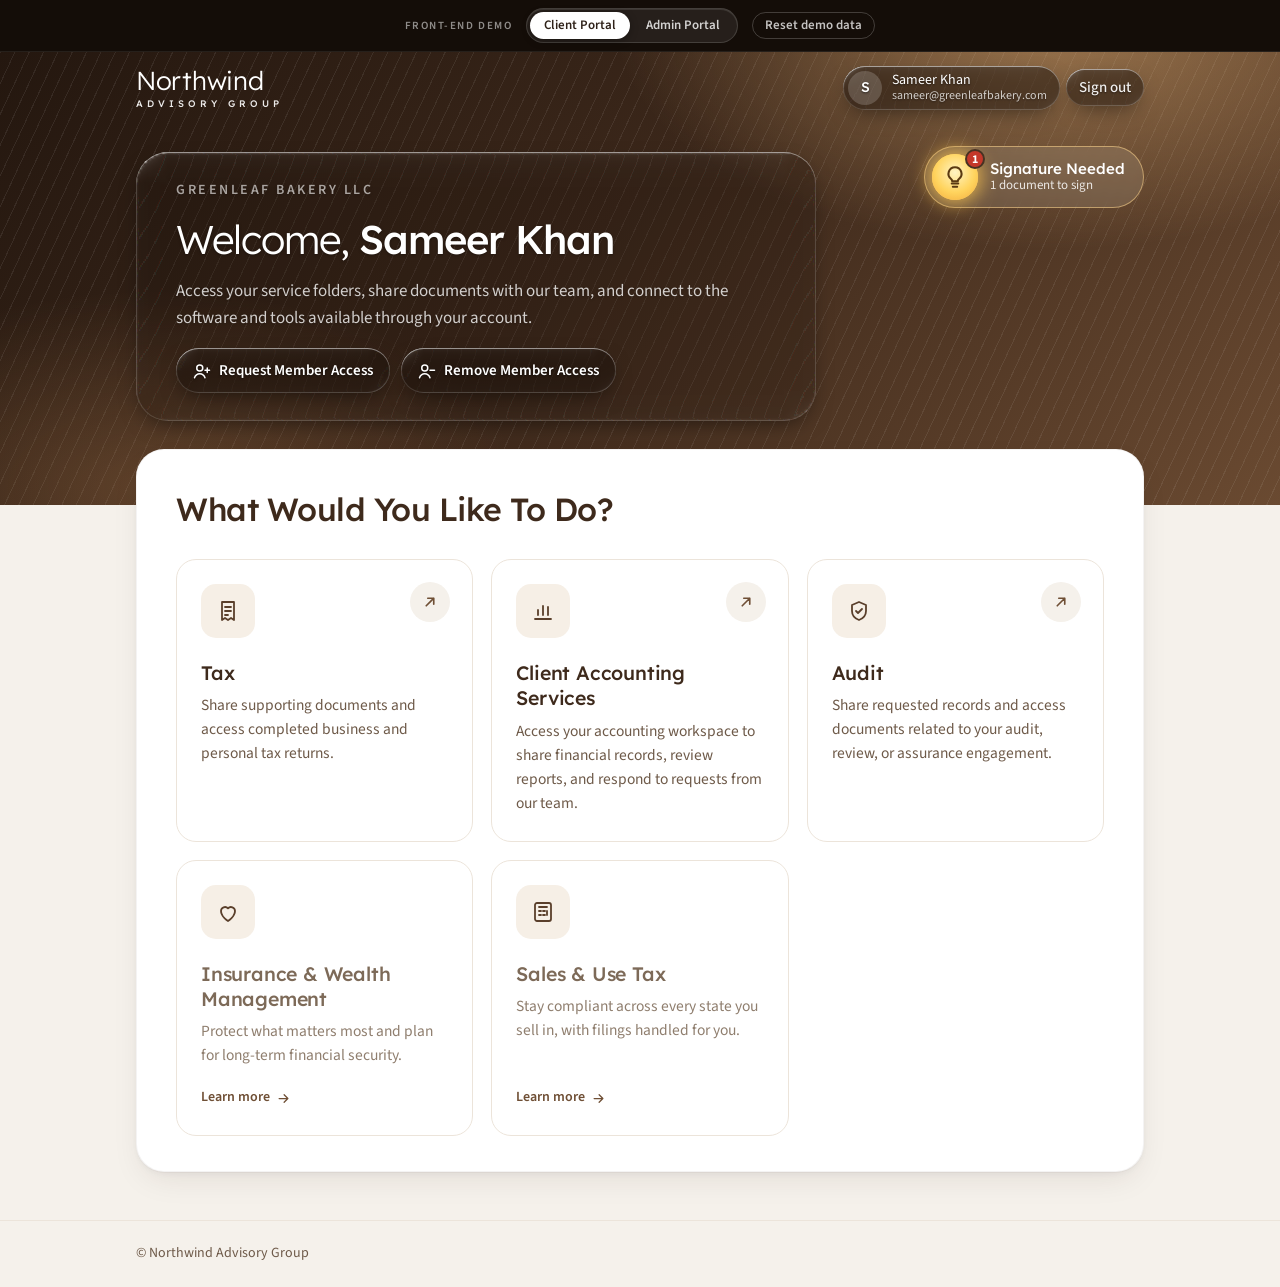
<file: index.html>
<!doctype html>
<html lang="en">
<head>
<meta charset="utf-8">
<meta name="viewport" content="width=device-width, initial-scale=1">
<title>Client Portal · Northwind Advisory Group</title>
<link rel="preconnect" href="https://fonts.googleapis.com">
<link rel="preconnect" href="https://fonts.gstatic.com" crossorigin>
<link href="https://fonts.googleapis.com/css2?family=Lexend:wght@300;400;500;600&family=Source+Sans+3:wght@400;500;600&display=swap" rel="stylesheet">
<link rel="stylesheet" href="static/style.css">
<link rel="stylesheet" href="static/glass.css">
<link rel="stylesheet" href="static/demo/demo.css">
</head>
<body class="glass">
<div class="demo-bar" role="navigation" aria-label="Demo">
  <span class="demo-tag">Front-end demo</span>
  <div class="demo-seg"><a href="index.html" class="on">Client Portal</a><a href="admin.html" class="">Admin Portal</a></div>
  <button type="button" id="demoReset" class="demo-reset">Reset demo data</button>
</div>

<header class="top ">
  <div class="lg-scene" aria-hidden="true"></div>
  <div class="wrap bar">
    <a class="logo" href="index.html" aria-label="Northwind Advisory Group, Client Portal home">
      
      <b>Northwind</b><small>ADVISORY GROUP</small>
    </a>
    <nav aria-label="Header">
      
        
        <span class="user-chip">
          <span class="avatar" aria-hidden="true">S</span>
          <span class="nm"><span data-demo="name">Sameer Khan</span><small>sameer@greenleafbakery.com</small></span>
        </span>
        <a class="signout" href="signin.html">Sign out</a>
      
    </nav>
  </div>
  <div class="wrap hero">
    
  <div id="signAlert" class="sign-alert" hidden></div>
  <div class="hero-card">
  <p class="kicker" data-demo="company">Greenleaf Bakery LLC</p>
  <h1 class="welcome">Welcome, <b data-demo="name">Sameer Khan</b></h1>
  <p class="sub">Access your service folders, share documents with our team, and connect to the software and tools available through your account.</p>
  <button type="button" class="hero-btn" id="reqAccessBtn" hidden>
    <svg width="18" height="18" viewBox="0 0 24 24" fill="none" stroke="currentColor" stroke-width="2" stroke-linecap="round" stroke-linejoin="round" aria-hidden="true"><circle cx="9" cy="8" r="4"/><path d="M2 21c1.2-3.6 4-5.5 7-5.5s5.8 1.9 7 5.5"/><path d="M19 8v6M16 11h6"/></svg>
    Request Member Access</button>
  <button type="button" class="hero-btn" id="reqRemoveBtn" hidden>
    <svg width="18" height="18" viewBox="0 0 24 24" fill="none" stroke="currentColor" stroke-width="2" stroke-linecap="round" stroke-linejoin="round" aria-hidden="true"><circle cx="9" cy="8" r="4"/><path d="M2 21c1.2-3.6 4-5.5 7-5.5s5.8 1.9 7 5.5"/><path d="M16 11h6"/></svg>
    Remove Member Access</button>
  </div>

  </div>
</header>

<main class="wrap">
  
  <section class="panel" aria-live="polite">
    <div class="stepper" id="stepper"></div>
    <div id="view"></div>
  </section>

</main>

<footer id="help">
  <div class="wrap">
    <span>&copy; Northwind Advisory Group</span>
  </div>
</footer>

<script id="portal-config" type="application/json">{"flow": {"label": "Service", "question": "What Would You Like To Do?", "options": [{"id": "tax", "title": "Tax", "desc": "Share supporting documents and access completed business and personal tax returns.", "icon": "receipt", "promo_short": "Proactive tax planning that keeps more of your income working for you.", "promo": "Let our tax team prepare your business and personal returns and plan ahead to reduce what you owe.", "promo_points": ["Business and personal returns", "Year-round tax planning", "Notices and correspondence handled for you"], "next": {"label": "Type", "question": "Is This for Business or Personal Tax?", "options": [{"id": "business", "title": "Business Tax", "desc": "For a company, partnership or other entity", "icon": "building", "next": {"label": "Action", "question": "Choose an Option", "options": [{"id": "upload", "title": "Upload Documents", "desc": "Send us the files we asked you for", "icon": "upload", "dest": "docsUpload"}, {"id": "download", "title": "Download Your Deliverables", "desc": "Open the finished work our team has prepared for you", "icon": "download", "dest": "docsDownload"}]}}, {"id": "personal", "title": "Personal Tax", "desc": "For you and your household", "icon": "user", "next": {"label": "Action", "question": "Choose an Option", "options": [{"id": "upload", "title": "Upload Documents", "desc": "Send us the files we asked you for", "icon": "upload", "dest": "safesendUpload"}, {"id": "download", "title": "Download Your Deliverables", "desc": "Open the finished work our team has prepared for you", "icon": "download", "dest": "docsDownload"}]}}]}}, {"id": "cas", "title": "CAS", "display": "Client Accounting Services", "aliases": ["Client Accounting Services", "Accounting"], "desc": "Access your accounting workspace to share financial records, review reports, and respond to requests from our team.", "icon": "chart", "promo_short": "Accurate monthly financials, so you can focus on running your business.", "promo": "Hand over your bookkeeping and get accurate monthly financials and clear reporting.", "promo_points": ["Monthly bookkeeping and reconciliations", "Financial statements and reporting", "Payroll and advisory support"], "next": {"label": "Action", "question": "Choose an Option", "options": [{"id": "upload", "title": "Upload Documents", "desc": "Send us the files we asked you for", "icon": "upload", "dest": "doubleApp"}, {"id": "download", "title": "Download Your Deliverables", "desc": "Open the finished work our team has prepared for you", "icon": "download", "dest": "docsDownload"}]}}, {"id": "audit", "title": "Audit", "aliases": ["Audit & Assurance", "Assurance"], "desc": "Share requested records and access documents related to your audit, review, or assurance engagement.", "icon": "shield", "promo_short": "Independent assurance that builds confidence with lenders and investors.", "promo": "Independent audit, review and assurance work that lenders, investors and regulators trust.", "promo_points": ["Financial statement audits and reviews", "Agreed-upon procedures", "Internal control assessments"], "next": {"label": "Action", "question": "Choose an Option", "options": [{"id": "upload", "title": "Upload Documents", "desc": "Send us the files we asked you for", "icon": "upload", "dest": "docsUpload"}, {"id": "download", "title": "Download Your Deliverables", "desc": "Open the finished work our team has prepared for you", "icon": "download", "dest": "docsDownload"}]}}, {"id": "iwm", "title": "Insurance & Wealth Management", "aliases": ["Insurance and Wealth Management", "Wealth Management", "Insurance", "IWM"], "desc": "Access documents and resources related to your insurance, retirement, and wealth planning needs.", "icon": "heart", "promo_short": "Protect what matters most and plan for long-term financial security.", "promo": "Plan for the future with insurance and wealth advice that fits your goals.", "promo_points": ["Life, health and business insurance review", "Retirement and investment planning", "Estate and succession planning"], "next": {"label": "Action", "question": "Choose an Option", "options": [{"id": "upload", "title": "Upload Documents", "desc": "Send us the files we asked you for", "icon": "upload", "dest": "docsUpload"}, {"id": "download", "title": "Download Your Deliverables", "desc": "Open the finished work our team has prepared for you", "icon": "download", "dest": "docsDownload"}]}}, {"id": "sut", "title": "Sales & Use Tax", "aliases": ["Sales and Use Tax", "Sales Tax", "SUT"], "desc": "Share supporting records and access documents related to your sales and use tax filings, compliance, and audit support.", "icon": "calc", "promo_short": "Stay compliant across every state you sell in, with filings handled for you.", "promo": "We register, calculate and file your sales and use tax so you stay compliant in every state you sell in.", "promo_points": ["Nexus review and registrations", "Monthly and quarterly filings", "Notices and audit support"], "next": {"label": "Action", "question": "Choose an Option", "options": [{"id": "upload", "title": "Upload Documents", "desc": "Send us the files we asked you for", "icon": "upload", "dest": "docsUpload"}, {"id": "download", "title": "Download Your Deliverables", "desc": "Open the finished work our team has prepared for you", "icon": "download", "dest": "docsDownload"}]}}]}, "destinations": {"docsUpload": {"type": "sharepoint_upload", "platform": "Upload", "stepLabel": "Upload", "title": "Upload Your Documents", "lead": "Click the button below to open your own secure folder. There you can upload your documents and share them safely with our team.", "cta": "Open My Upload Folder", "vaultKey": null}, "docsDownload": {"type": "sharepoint_download", "platform": "Deliverables", "stepLabel": "Download", "title": "Download Your Deliverables", "lead": "Click the button below to open your own secure folder. There you can view and download the deliverables our team has prepared for you.", "cta": "Open My Deliverables", "vaultKey": null}, "safesendUpload": {"type": "external", "platform": "Secure tax portal", "login_name": "tax portal", "icon": "user", "title": "Upload Your Personal Tax Documents", "lead": "Personal tax documents are collected through our dedicated tax portal. You'll be taken there to sign in and upload your documents safely and securely.", "url": "https://example.com/tax-portal", "vault": true, "vault_key": "safesend", "auto_signin": false, "launcher_url": "", "cta": "Continue to tax portal", "vaultKey": "safesend"}, "doubleApp": {"type": "external", "platform": "Accounting portal", "login_name": "accounting portal", "icon": "chart", "title": "Your Accounting Portal", "lead": "You'll be taken to our secure accounting portal, where our Client Accounting Services team keeps your books accurate and up to date. Here you can:", "about": ["Send us receipts, statements and other documents we request", "Download reports and documents we share with you", "Answer our questions about your transactions", "See what is still needed from you"], "url": "https://example.com/accounting-portal", "vault": true, "vault_key": "double", "auto_signin": false, "launcher_url": "", "cta": "Continue to accounting portal", "vaultKey": "double"}}, "myServices": ["audit", "sut", "tax"], "upload": {"max_file_mb": 250, "blocked_extensions": [".exe", ".bat", ".cmd", ".com", ".js", ".vbs", ".ps1", ".msi", ".scr"]}, "extension": {"chrome": "https://chromewebstore.google.com/detail/ggjhpefgjjfobnfoldnjipclpcfbgbhl", "edge": "https://microsoftedge.microsoft.com/addons/detail/gaaceiggkkiffbfdpmfapegoiohkiipl"}, "vaultEnabled": true, "user": {"name": "Tina Test", "email": "tina@testing.com"}, "myClients": [{"folder": "T/Testing", "name": "Testing", "services": ["Tax", "Audit", "Sales & Use Tax"]}], "myTeam": []}</script>
<script src="static/demo/mock-api.js"></script>
<script>TWDemo.prepareClient();</script>
<script src="static/portal.js"></script>

<script src="static/vendor/liquid-glass.min.js"></script><script src="static/glass.js"></script>
</body>
</html>
</file>
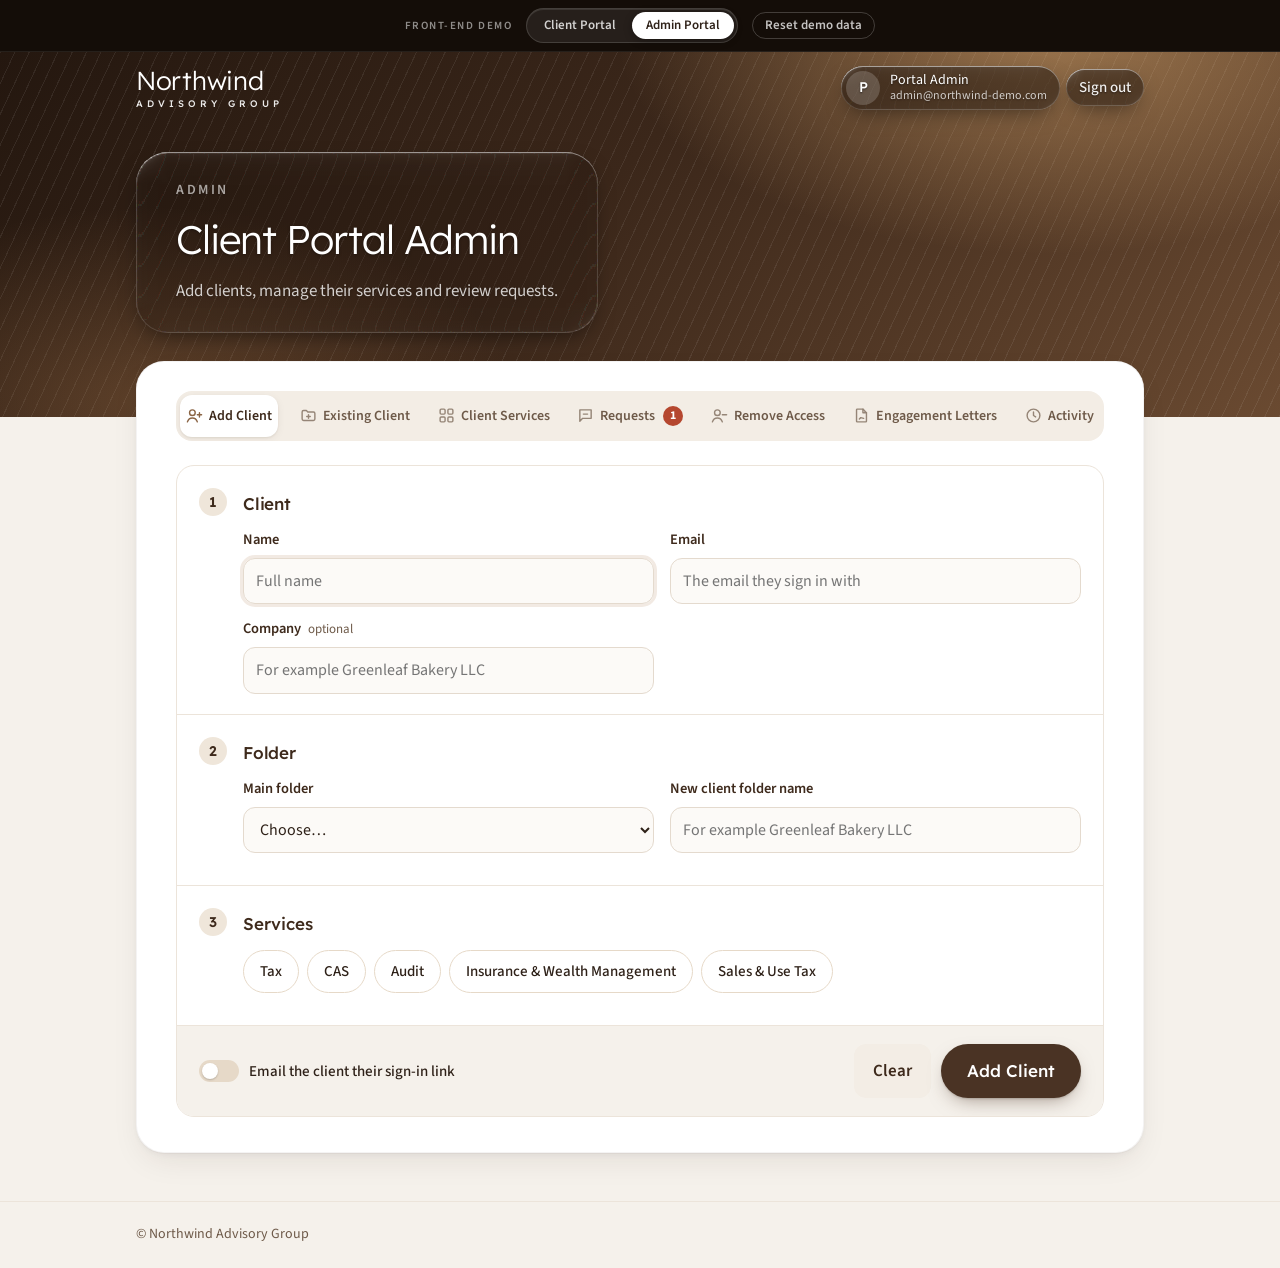
<file: admin.html>
<!doctype html>
<html lang="en">
<head>
<meta charset="utf-8">
<meta name="viewport" content="width=device-width, initial-scale=1">
<title>Admin · Client Portal (Demo)</title>
<link rel="preconnect" href="https://fonts.googleapis.com">
<link rel="preconnect" href="https://fonts.gstatic.com" crossorigin>
<link href="https://fonts.googleapis.com/css2?family=Lexend:wght@300;400;500;600&family=Source+Sans+3:wght@400;500;600&display=swap" rel="stylesheet">
<link rel="stylesheet" href="static/style.css">
<link rel="stylesheet" href="static/glass.css">
<link rel="stylesheet" href="static/demo/demo.css">
</head>
<body class="glass">
<div class="demo-bar" role="navigation" aria-label="Demo">
  <span class="demo-tag">Front-end demo</span>
  <div class="demo-seg"><a href="index.html" class="">Client Portal</a><a href="admin.html" class="on">Admin Portal</a></div>
  <button type="button" id="demoReset" class="demo-reset">Reset demo data</button>
</div>

<header class="top ">
  <div class="lg-scene" aria-hidden="true"></div>
  <div class="wrap bar">
    <a class="logo" href="admin.html" aria-label="Northwind Advisory Group, Client Portal home">
      
      <b>Northwind</b><small>ADVISORY GROUP</small>
    </a>
    <nav aria-label="Header">
      
        
        <span class="user-chip">
          <span class="avatar" aria-hidden="true">P</span>
          <span class="nm">Portal Admin<small>admin@northwind-demo.com</small></span>
        </span>
        <a class="signout" href="signin.html">Sign out</a>
      
    </nav>
  </div>
  <div class="wrap hero">
    
  <div class="hero-card">
  <p class="kicker">Admin</p>
  <h1>Client Portal Admin</h1>
  <p class="sub">Add clients, manage their services and review requests.</p>
  </div>

  </div>
</header>

<main class="wrap">
  
<section class="panel adm adm8">
  <div class="tabs" role="tablist" aria-label="Admin sections">
    <button role="tab" id="tab-clients" aria-controls="pane-clients" aria-selected="true">
      <svg width="17" height="17" viewBox="0 0 24 24" fill="none" stroke="currentColor" stroke-width="2" stroke-linecap="round" stroke-linejoin="round" aria-hidden="true"><circle cx="9" cy="8" r="4"/><path d="M2 21c1.2-3.6 4-5.5 7-5.5s5.8 1.9 7 5.5"/><path d="M19 8v6M16 11h6"/></svg>Add Client</button>
    <button role="tab" id="tab-existing" aria-controls="pane-existing" aria-selected="false">
      <svg width="17" height="17" viewBox="0 0 24 24" fill="none" stroke="currentColor" stroke-width="2" stroke-linecap="round" stroke-linejoin="round" aria-hidden="true"><path d="M3 7a2 2 0 012-2h4l2 2h8a2 2 0 012 2v8a2 2 0 01-2 2H5a2 2 0 01-2-2V7z"/><path d="M12 11v5M9.5 13.5h5"/></svg>Existing Client</button>
    <button role="tab" id="tab-services" aria-controls="pane-services" aria-selected="false">
      <svg width="17" height="17" viewBox="0 0 24 24" fill="none" stroke="currentColor" stroke-width="2" stroke-linecap="round" stroke-linejoin="round" aria-hidden="true"><rect x="3" y="3" width="7" height="7" rx="1.5"/><rect x="14" y="3" width="7" height="7" rx="1.5"/><rect x="3" y="14" width="7" height="7" rx="1.5"/><rect x="14" y="14" width="7" height="7" rx="1.5"/></svg>Client Services</button>
    <button role="tab" id="tab-requests" aria-controls="pane-requests" aria-selected="false">
      <svg width="17" height="17" viewBox="0 0 24 24" fill="none" stroke="currentColor" stroke-width="2" stroke-linecap="round" stroke-linejoin="round" aria-hidden="true"><path d="M4 4h16v12H8l-4 4V4z"/><path d="M9 10h6"/></svg>Requests<span class="tab-count" id="reqCount" hidden></span></button>
    <button role="tab" id="tab-remove" aria-controls="pane-remove" aria-selected="false">
      <svg width="17" height="17" viewBox="0 0 24 24" fill="none" stroke="currentColor" stroke-width="2" stroke-linecap="round" stroke-linejoin="round" aria-hidden="true"><circle cx="9" cy="8" r="4"/><path d="M2 21c1.2-3.6 4-5.5 7-5.5s5.8 1.9 7 5.5"/><path d="M16 11h6"/></svg>Remove Access</button>
    <button role="tab" id="tab-docs" aria-controls="pane-docs" aria-selected="false">
      <svg width="17" height="17" viewBox="0 0 24 24" fill="none" stroke="currentColor" stroke-width="2" stroke-linecap="round" stroke-linejoin="round" aria-hidden="true"><path d="M14 3H6a1 1 0 00-1 1v16a1 1 0 001 1h12a1 1 0 001-1V8l-5-5z"/><path d="M14 3v5h5M9 17l2-2 4 1"/></svg>Engagement Letters</button>
    <button role="tab" id="tab-activity" aria-controls="pane-activity" aria-selected="false">
      <svg width="17" height="17" viewBox="0 0 24 24" fill="none" stroke="currentColor" stroke-width="2" stroke-linecap="round" stroke-linejoin="round" aria-hidden="true"><circle cx="12" cy="12" r="9"/><path d="M12 7v5l3 2"/></svg>Activity</button>
  </div>
  <div id="pane-clients" role="tabpanel" aria-labelledby="tab-clients"></div>
  <div id="pane-existing" role="tabpanel" aria-labelledby="tab-existing" hidden></div>
  <div id="pane-services" role="tabpanel" aria-labelledby="tab-services" hidden></div>
  <div id="pane-requests" role="tabpanel" aria-labelledby="tab-requests" hidden></div>
  <div id="pane-remove" role="tabpanel" aria-labelledby="tab-remove" hidden></div>
  <div id="pane-docs" role="tabpanel" aria-labelledby="tab-docs" hidden></div>
  <div id="pane-activity" role="tabpanel" aria-labelledby="tab-activity" hidden></div>
</section>

</main>

<footer id="help">
  <div class="wrap">
    <span>&copy; Northwind Advisory Group</span>
  </div>
</footer>

<script id="admin-config" type="application/json">{"services": [{"id": "tax", "title": "Tax", "folder": "Tax", "upload": true}, {"id": "cas", "title": "CAS", "folder": "CAS", "upload": false}, {"id": "audit", "title": "Audit", "folder": "Audit", "upload": true}, {"id": "iwm", "title": "Insurance & Wealth Management", "folder": "Insurance & Wealth Management", "upload": true}, {"id": "sut", "title": "Sales & Use Tax", "folder": "Sales & Use Tax", "upload": true}], "dochub": true, "uploadName": "Upload", "downloadName": "Download", "storage": "SharePoint"}</script>
<script src="static/demo/mock-api.js"></script>
<script src="static/admin.js"></script>

<script src="static/vendor/liquid-glass.min.js"></script><script src="static/glass.js"></script>
</body>
</html>
</file>
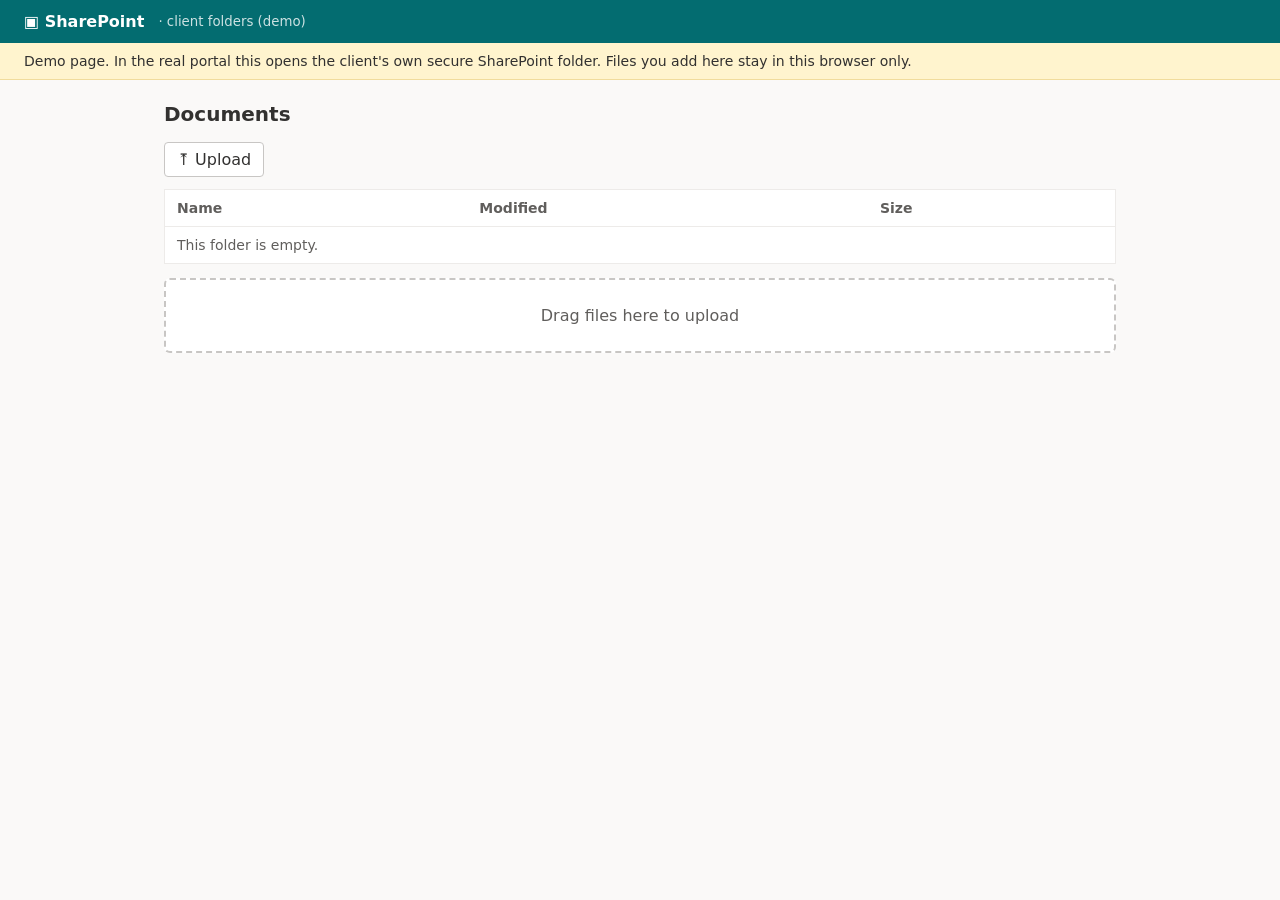
<file: folder.html>
<!doctype html>
<html lang="en">
<head>
<meta charset="utf-8"><meta name="viewport" content="width=device-width, initial-scale=1">
<title>Secure Folder · Demo</title>
<style>
  *{box-sizing:border-box}body{margin:0;font-family:"Segoe UI",system-ui,sans-serif;background:#faf9f8;color:#323130}
  .sp-top{background:#036c70;color:#fff;padding:12px 24px;display:flex;align-items:center;gap:14px;font-weight:600}
  .sp-top small{opacity:.8;font-weight:400}
  .note{background:#fff4ce;border-bottom:1px solid #f1dc9c;padding:10px 24px;font-size:14px}
  main{max-width:1000px;margin:0 auto;padding:22px 24px}
  .crumbs{font-size:20px;margin:0 0 16px}.crumbs span{color:#605e5c}
  .bar{display:flex;gap:8px;margin-bottom:12px}
  .bar label,.bar button{display:inline-flex;align-items:center;gap:6px;background:#fff;border:1px solid #c8c6c4;border-radius:4px;padding:7px 12px;font:inherit;cursor:pointer}
  .bar label:hover{background:#f3f2f1}.bar input{display:none}
  table{width:100%;border-collapse:collapse;background:#fff;border:1px solid #edebe9}
  th,td{text-align:left;padding:10px 12px;border-bottom:1px solid #edebe9;font-size:14px}th{color:#605e5c;font-weight:600}
  .drop{border:2px dashed #c8c6c4;border-radius:6px;padding:26px;text-align:center;color:#605e5c;margin-top:14px;background:#fff}
  .drop.on{border-color:#036c70;background:#e6f4f4}
</style>
</head>
<body>
<div class="sp-top">▣ SharePoint <small>· client folders (demo)</small></div>
<div class="note">Demo page. In the real portal this opens the client's own secure SharePoint folder. Files you add here stay in this browser only.</div>
<main>
  <h1 class="crumbs" id="crumbs"></h1>
  <div class="bar"><label>⤒ Upload<input type="file" id="pick" multiple></label></div>
  <table><thead><tr><th>Name</th><th>Modified</th><th>Size</th></tr></thead><tbody id="rows"></tbody></table>
  <div class="drop" id="drop">Drag files here to upload</div>
</main>
<script>
  const path = new URLSearchParams(location.search).get("p") || "Documents", KEY = "tw-demo-files:" + path;
  document.getElementById("crumbs").innerHTML = path.split("/").map((p, i, a) => i === a.length - 1 ? p : `<span>${p} ›</span> `).join("");
  const load = () => { try { return JSON.parse(localStorage.getItem(KEY)) || []; } catch (e) { return []; } };
  function draw() {
    const files = load();
    document.getElementById("rows").innerHTML = files.length ? files.map(f => `<tr><td>📄 ${f.name}</td><td>${f.when}</td><td>${f.size}</td></tr>`).join("")
      : `<tr><td colspan="3" style="color:#605e5c">This folder is empty.</td></tr>`;
  }
  function add(list) {
    const files = load();
    [...list].forEach(f => files.unshift({ name: f.name, when: new Date().toLocaleString(), size: (f.size / 1024).toFixed(0) + " KB" }));
    try { localStorage.setItem(KEY, JSON.stringify(files)); } catch (e) {}
    draw();
  }
  document.getElementById("pick").onchange = e => add(e.target.files);
  const d = document.getElementById("drop");
  d.ondragover = e => { e.preventDefault(); d.classList.add("on"); };
  d.ondragleave = () => d.classList.remove("on");
  d.ondrop = e => { e.preventDefault(); d.classList.remove("on"); add(e.dataTransfer.files); };
  draw();
</script>
</body>
</html>
</file>
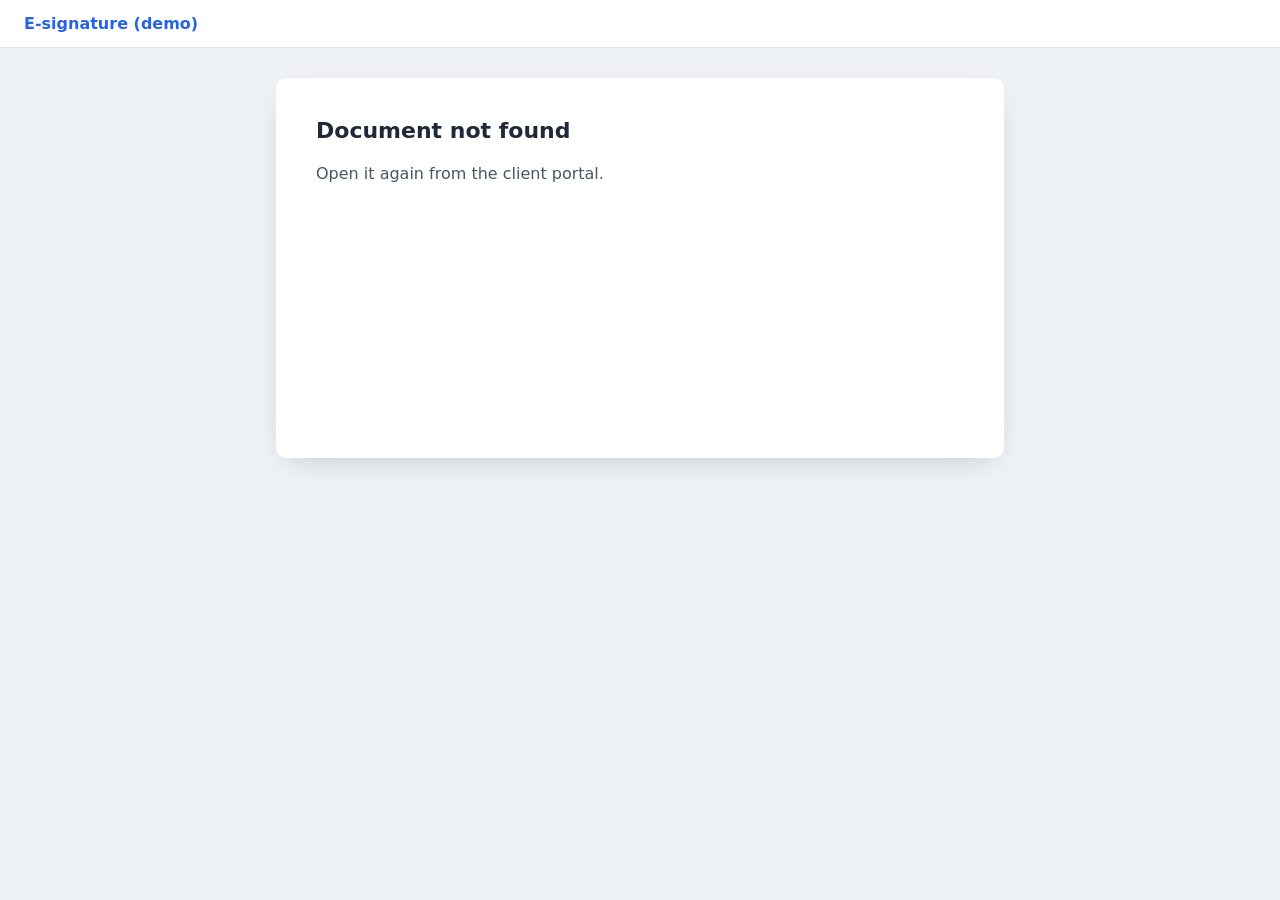
<file: sign.html>
<!doctype html>
<html lang="en">
<head>
<meta charset="utf-8"><meta name="viewport" content="width=device-width, initial-scale=1">
<title>Sign Document · Demo</title>
<style>
  *{box-sizing:border-box}body{margin:0;font-family:system-ui,"Segoe UI",sans-serif;background:#eef2f7;color:#1f2937}
  .top{background:#fff;border-bottom:1px solid #e5e7eb;padding:14px 24px;font-weight:700;color:#2563eb}
  main{max-width:760px;margin:30px auto;padding:0 16px}
  .doc{background:#fff;border-radius:10px;box-shadow:0 10px 30px -12px rgba(0,0,0,.2);padding:40px;min-height:380px}
  .doc h1{font-size:22px;margin:0 0 18px}.doc p{color:#4b5563;line-height:1.6}
  .sig{margin-top:40px;border-bottom:2px solid #9ca3af;width:280px;height:60px;font:italic 32px "Brush Script MT",cursive;color:#1e3a8a;display:flex;align-items:flex-end}
  .btn{margin-top:22px;background:#2563eb;color:#fff;border:0;border-radius:8px;padding:12px 22px;font:inherit;font-weight:700;cursor:pointer}
  .done{background:#ecfdf5;color:#065f46;border-radius:8px;padding:14px;margin-top:18px}
</style>
</head>
<body>
<div class="top">E-signature (demo)</div>
<main><div class="doc" id="doc"></div></main>
<script>
  const KEY = "tw-portal-demo-v1", id = new URLSearchParams(location.search).get("id");
  let S = null; try { S = JSON.parse(localStorage.getItem(KEY)); } catch (e) {}
  const me = "sameer@greenleafbakery.com", l = S && S.letters.find(x => x.id === id), doc = document.getElementById("doc");
  if (!l) doc.innerHTML = "<h1>Document not found</h1><p>Open it again from the client portal.</p>";
  else {
    const s = l.signers.find(x => x.email === me), signed = s && s.status === "FINALIZED";
    doc.innerHTML = `<h1>${l.title}</h1><p>This is a demo of the signing page. In the real portal, "Sign now" opens the document in the e-signature service.</p>
      <p>By signing, you agree to the terms of this engagement with Northwind Advisory Group.</p>
      <div class="sig" id="sig">${signed ? "Sameer Khan" : ""}</div>
      ${signed ? `<div class="done">Already signed. You can close this tab.</div>` : `<button class="btn" id="go">Sign as Sameer Khan</button>`}`;
    const go = document.getElementById("go");
    if (go) go.onclick = () => {
      s.status = "FINALIZED";
      if (l.signers.every(x => x.status === "FINALIZED")) { l.state = "closed"; l.closed = "Signed"; }
      S.activity.unshift({ when: new Date().toISOString().slice(0, 16).replace("T", " "), action: "letter_signed", who: me, detail: l.title });
      localStorage.setItem(KEY, JSON.stringify(S));
      document.getElementById("sig").textContent = "Sameer Khan";
      go.outerHTML = `<div class="done">Signed. The "Signature Needed" bulb on the portal clears within 10 seconds. You can close this tab.</div>`;
    };
  }
</script>
</body>
</html>
</file>
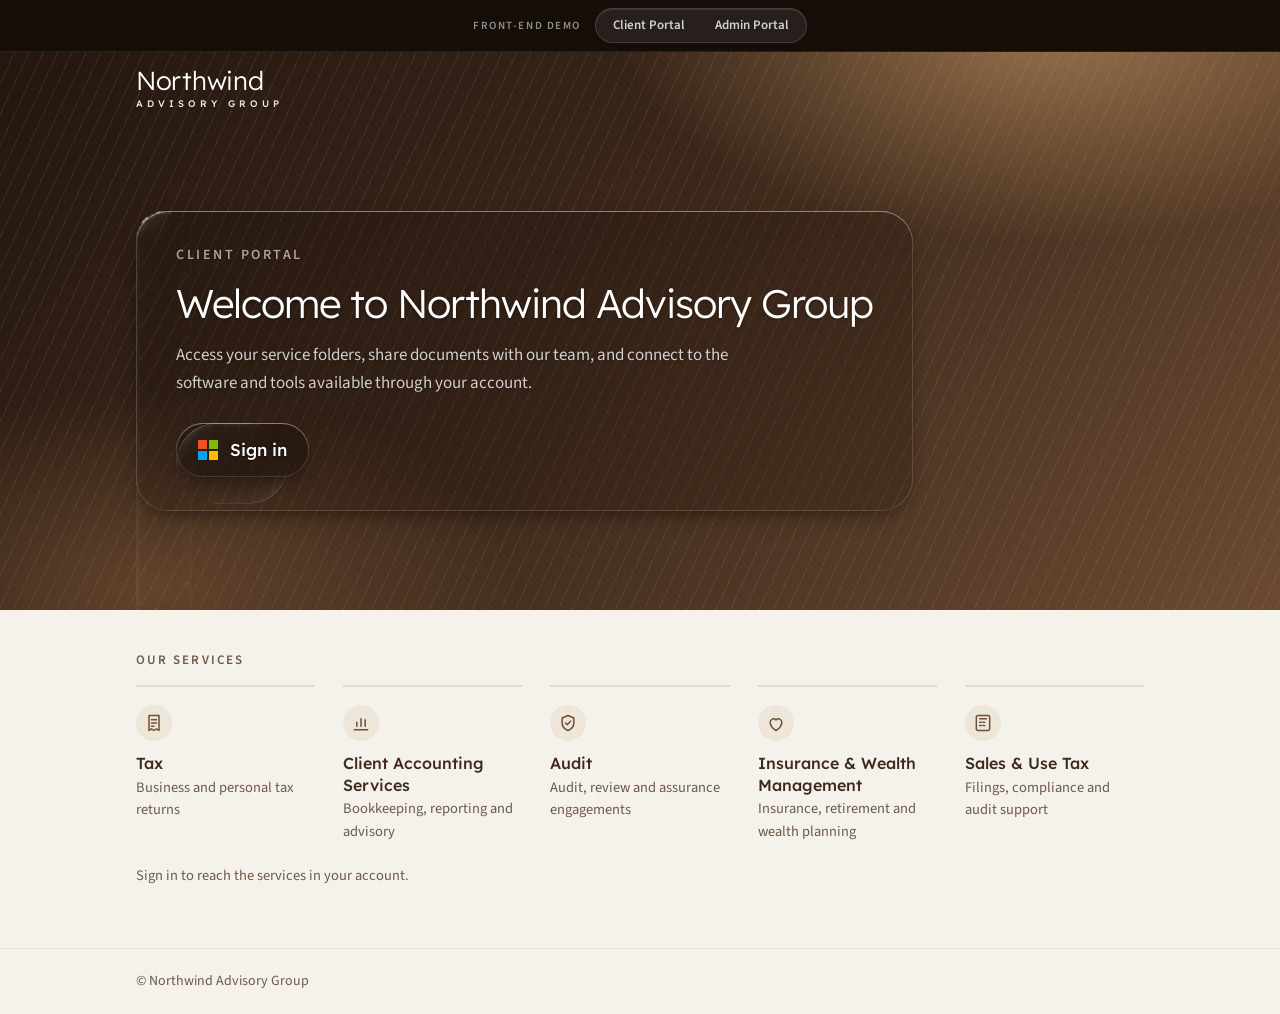
<file: signin.html>
<!doctype html>
<html lang="en">
<head>
<meta charset="utf-8">
<meta name="viewport" content="width=device-width, initial-scale=1">
<title>Sign in · Client Portal (Demo)</title>
<link rel="preconnect" href="https://fonts.googleapis.com">
<link rel="preconnect" href="https://fonts.gstatic.com" crossorigin>
<link href="https://fonts.googleapis.com/css2?family=Lexend:wght@300;400;500;600&family=Source+Sans+3:wght@400;500;600&display=swap" rel="stylesheet">
<link rel="stylesheet" href="static/style.css">
<link rel="stylesheet" href="static/glass.css">
<link rel="stylesheet" href="static/demo/demo.css">
</head>
<body class="glass">
<div class="demo-bar" role="navigation" aria-label="Demo">
  <span class="demo-tag">Front-end demo</span>
  <div class="demo-seg"><a href="index.html" class="">Client Portal</a><a href="admin.html" class="">Admin Portal</a></div>
</div>

<header class="top landing">
  <div class="lg-scene" aria-hidden="true"></div>
  <div class="wrap bar">
    <a class="logo" href="index.html" aria-label="Northwind Advisory Group, Client Portal home">
      
      <b>Northwind</b><small>ADVISORY GROUP</small>
    </a>
    <nav aria-label="Header">
      
    </nav>
  </div>
  <div class="wrap hero">
    
  <div class="hero-landing">
    <p class="kicker">Client Portal</p>
    <h1>Welcome to Northwind Advisory Group</h1>
    <p class="sub">Access your service folders, share documents with our team, and connect to the software and tools available through your account.</p>
    <a class="signin" href="index.html">
      <span class="ms" aria-hidden="true"><i style="background:#F25022"></i><i style="background:#7FBA00"></i><i style="background:#00A4EF"></i><i style="background:#FFB900"></i></span>
      Sign in
    </a>
  </div>

  </div>
</header>

<main class="wrap">
  
<section class="offer" aria-labelledby="offerTitle">
  <h2 id="offerTitle">Our Services</h2>
  <ul class="offer-list">
    <li><span class="ic" aria-hidden="true"><svg width="20" height="20" viewBox="0 0 24 24" fill="none" stroke="currentColor" stroke-width="1.8" stroke-linecap="round" stroke-linejoin="round"><path d="M6 3h12v18l-3-2-3 2-3-2-3 2V3z"/><path d="M9 8h6M9 12h6M9 16h3"/></svg></span>
      <span><b>Tax</b><span>Business and personal tax returns</span></span></li>
    <li><span class="ic" aria-hidden="true"><svg width="20" height="20" viewBox="0 0 24 24" fill="none" stroke="currentColor" stroke-width="1.8" stroke-linecap="round" stroke-linejoin="round"><path d="M4 20h16"/><path d="M7 16v-5M12 16V7M17 16v-8"/></svg></span>
      <span><b>Client Accounting Services</b><span>Bookkeeping, reporting and advisory</span></span></li>
    <li><span class="ic" aria-hidden="true"><svg width="20" height="20" viewBox="0 0 24 24" fill="none" stroke="currentColor" stroke-width="1.8" stroke-linecap="round" stroke-linejoin="round"><path d="M12 3l7 3v6c0 4.5-3 7.5-7 9-4-1.5-7-4.5-7-9V6l7-3z"/><path d="M9 12l2 2 4-4"/></svg></span>
      <span><b>Audit</b><span>Audit, review and assurance engagements</span></span></li>
    <li><span class="ic" aria-hidden="true"><svg width="20" height="20" viewBox="0 0 24 24" fill="none" stroke="currentColor" stroke-width="1.8" stroke-linecap="round" stroke-linejoin="round"><path d="M12 21s-7-4.5-7-10a4 4 0 017-2.6A4 4 0 0119 11c0 5.5-7 10-7 10z"/></svg></span>
      <span><b>Insurance &amp; Wealth Management</b><span>Insurance, retirement and wealth planning</span></span></li>
    <li><span class="ic" aria-hidden="true"><svg width="20" height="20" viewBox="0 0 24 24" fill="none" stroke="currentColor" stroke-width="1.8" stroke-linecap="round" stroke-linejoin="round"><rect x="4" y="3" width="16" height="18" rx="2"/><path d="M8 7h8M8 11h2M12 11h2M8 15h2M12 15h2"/></svg></span>
      <span><b>Sales &amp; Use Tax</b><span>Filings, compliance and audit support</span></span></li>
  </ul>
  <p class="offer-note">Sign in to reach the services in your account.</p>
</section>

</main>

<footer id="help">
  <div class="wrap">
    <span>&copy; Northwind Advisory Group</span>
  </div>
</footer>

<script src="static/vendor/liquid-glass.min.js"></script><script src="static/glass.js"></script>
</body>
</html>
</file>
<file: static/style.css>
:root{
    --teak:#8A6444; --teak-700:#6F4F35; --teak-900:#3E2A1C;
    --teak-deep:#483223; --teak-mid:#856140;
    --cream:#F6F1EA; --paper:#FFFDFA; --sand:#EFE6DA; --sand-2:#E6D9C8;
    --ink:#3A2A1E; --ink-2:#6B5644; --line:#E7DCCD;
    --ok:#3F7A4F; --radius:16px;
    --shadow:0 1px 2px rgba(62,42,28,.06),0 8px 24px rgba(62,42,28,.06);
    --shadow-h:0 2px 4px rgba(62,42,28,.08),0 16px 36px rgba(62,42,28,.12);
  }
  *{box-sizing:border-box}
  html,body{margin:0}
  body{font-family:"Source Sans 3",system-ui,-apple-system,"Segoe UI",sans-serif;background:var(--cream);color:var(--ink);font-size:17px;line-height:1.55;min-height:100vh;display:flex;flex-direction:column;-webkit-font-smoothing:antialiased}
  h1,h2,h3{font-family:Lexend,system-ui,sans-serif;font-weight:500;letter-spacing:-.01em;margin:0}
  a{color:var(--teak-700)}
  button{font:inherit;color:inherit}
  :focus-visible{outline:3px solid #C99A6B;outline-offset:3px;border-radius:10px}
  .wrap{width:100%;max-width:1040px;margin:0 auto;padding:0 16px}

  /* Header */
  .top{background:linear-gradient(100deg,var(--teak-deep) 0%,var(--teak-mid) 100%);color:#fff;position:relative;overflow:hidden}
  .top::after{content:"";position:absolute;inset:0;background:repeating-linear-gradient(115deg,rgba(255,255,255,.035) 0 2px,transparent 2px 22px);pointer-events:none}
  .bar{display:flex;align-items:center;justify-content:space-between;gap:16px;min-height:72px;position:relative;z-index:1}
  .logo{display:flex;flex-direction:column;line-height:1;color:#fff;text-decoration:none}
  .logo b{font-family:Lexend,system-ui,sans-serif;font-weight:300;font-size:26px;letter-spacing:-.01em}
  .logo small{font-family:Lexend,system-ui,sans-serif;font-size:9.5px;letter-spacing:.42em;margin-top:5px;font-weight:500;opacity:.9}
  .logo img{height:40px}
  .bar nav{display:flex;align-items:center;gap:6px}
  .bar nav a{color:#fff;text-decoration:none;font-weight:500;font-size:15px;padding:8px 12px;border-radius:999px;opacity:.92}
  .bar nav a:hover{background:rgba(255,255,255,.12);opacity:1}
  .tag{font-family:Lexend,system-ui,sans-serif;font-size:13px;padding:5px 12px;border:1px solid rgba(255,255,255,.35);border-radius:999px;margin-left:6px}
  .hero{position:relative;z-index:1;padding:28px 16px 84px}
  .hero p.kicker{margin:0 0 6px;font-size:14px;letter-spacing:.12em;text-transform:uppercase;opacity:.75;font-weight:600}
  .hero h1{font-size:clamp(28px,4.4vw,40px);font-weight:400}
  .hero p.sub{margin:8px 0 0;opacity:.85;max-width:560px}

  /* Panel overlapping hero */
  main{flex:1}
  .panel{background:var(--paper);border:1px solid var(--line);border-radius:22px;box-shadow:var(--shadow);margin-top:-56px;position:relative;z-index:2;padding:28px}
  @media (min-width:720px){.panel{padding:36px 40px}}

  /* Stepper */
  .stepper{display:flex;align-items:center;gap:8px;flex-wrap:wrap;margin-bottom:26px}
  .step{display:flex;align-items:center;gap:8px;font-size:14px;color:var(--ink-2);background:none;border:0;padding:4px 2px;cursor:default}
  .step .dot{width:26px;height:26px;border-radius:50%;display:grid;place-items:center;font-size:12.5px;font-weight:600;background:var(--sand);color:var(--ink-2);flex:none;transition:.2s}
  .step.done{cursor:pointer;color:var(--ink)}
  .step.done .dot{background:var(--teak);color:#fff}
  .step.done:hover .lbl{text-decoration:underline}
  .step.current{color:var(--ink);font-weight:600}
  .step.current .dot{background:var(--paper);border:2px solid var(--teak);color:var(--teak)}
  .sep{width:22px;height:1px;background:var(--sand-2)}
  .stepper .spacer{flex:1}
  @media (max-width:640px){.step.done .lbl{display:none}.sep{width:12px}.stepper{gap:6px}.tag{display:none}}
  .linkbtn{background:none;border:0;padding:6px 4px;color:var(--teak-700);font-weight:600;font-size:14px;cursor:pointer;display:inline-flex;align-items:center;gap:6px}
  .linkbtn:hover{text-decoration:underline}

  /* View */
  .view{animation:in .28s ease both}
  @keyframes in{from{opacity:0;transform:translateY(6px)}to{opacity:1;transform:none}}
  @media (prefers-reduced-motion:reduce){.view{animation:none}.card{transition:none}}
  h2[tabindex="-1"]:focus{outline:none}
  .q h2{font-size:clamp(24px,3.2vw,30px);color:var(--teak-900)}
  .q p{margin:6px 0 0;color:var(--ink-2)}

  .cards{display:grid;gap:16px;margin-top:24px;grid-template-columns:1fr}
  @media (min-width:640px){.cards.c2{grid-template-columns:repeat(2,1fr)} .cards.c3{grid-template-columns:repeat(2,1fr)}}
  @media (min-width:900px){.cards.c3{grid-template-columns:repeat(3,1fr)}}
  .card{position:relative;text-align:left;background:#fff;border:1px solid var(--line);border-radius:var(--radius);padding:22px 22px 20px;cursor:pointer;display:flex;flex-direction:column;gap:6px;transition:transform .16s ease,box-shadow .16s ease,border-color .16s ease;min-height:170px}
  .card:hover{transform:translateY(-3px);box-shadow:var(--shadow-h);border-color:#D9C6AE}
  .card .ic{width:48px;height:48px;border-radius:13px;background:var(--sand);display:grid;place-items:center;color:var(--teak-700);margin-bottom:10px;transition:.16s}
  .card:hover .ic{background:var(--teak);color:#fff}
  .card h3{font-size:20px;color:var(--teak-900)}
  .card .d{color:var(--ink-2);font-size:15.5px}
  .card .go{position:absolute;top:22px;right:20px;color:#C3AD94;transition:.16s}
  .card:hover .go{color:var(--teak);transform:translateX(3px)}
  .card .meta{margin-top:auto;padding-top:12px;font-size:13px;color:var(--teak-700);font-weight:600;letter-spacing:.02em}

  /* Destination */
  .dest{display:grid;gap:22px;grid-template-columns:1fr}
  @media (min-width:860px){.dest{grid-template-columns:1.35fr 1fr}}
  .eyebrow{display:inline-flex;align-items:center;gap:8px;font-size:12.5px;letter-spacing:.16em;text-transform:uppercase;font-weight:600;color:var(--teak-700)}
  .eyebrow .pl{width:30px;height:30px;border-radius:9px;background:var(--sand);display:grid;place-items:center}
  .dest h2{font-size:clamp(24px,3.2vw,32px);color:var(--teak-900);margin:12px 0 8px}
  .dest .lead{color:var(--ink-2);margin:0 0 20px;max-width:560px}
  .note{display:flex;gap:12px;background:var(--sand);border-radius:12px;padding:14px 16px;font-size:15.5px;color:var(--ink);margin-bottom:22px}
  .note svg{flex:none;margin-top:2px;color:var(--teak-700)}
  .cta{display:inline-flex;align-items:center;gap:10px;background:var(--teak);color:#fff;text-decoration:none;font-family:Lexend,system-ui,sans-serif;font-weight:500;font-size:17px;padding:15px 24px;border-radius:12px;box-shadow:0 6px 16px rgba(138,100,68,.28);transition:.16s}
  .cta:hover{background:var(--teak-700);transform:translateY(-1px)}
  .cta-note{font-size:14px;color:var(--ink-2);margin-top:10px}
  .side{align-self:start;background:#fff;border:1px solid var(--line);border-radius:var(--radius);padding:22px}
  .side h3{font-size:16px;color:var(--teak-900);margin-bottom:12px}
  .check{list-style:none;margin:0;padding:0;display:grid;gap:10px}
  .check li{display:flex;gap:10px;font-size:15.5px}
  .check li svg{flex:none;margin-top:3px;color:var(--ok)}
  .side .help{border-top:1px solid var(--line);margin-top:18px;padding-top:16px;font-size:15px;color:var(--ink-2)}
  .side .help a{font-weight:600}

  /* Quick links */
  .quick{margin:34px 0 8px}
  .quick h2{font-size:15px;letter-spacing:.14em;text-transform:uppercase;color:var(--ink-2);font-weight:600;font-family:"Source Sans 3",sans-serif;margin-bottom:12px}
  .qgrid{display:grid;gap:12px;grid-template-columns:1fr}
  @media (min-width:640px){.qgrid{grid-template-columns:repeat(3,1fr)}}
  .qlink{display:flex;align-items:center;gap:12px;background:var(--paper);border:1px solid var(--line);border-radius:14px;padding:14px 16px;text-decoration:none;color:var(--ink);transition:.16s}
  .qlink:hover{border-color:#D9C6AE;box-shadow:var(--shadow)}
  .qlink .ic{width:38px;height:38px;border-radius:10px;background:var(--sand);display:grid;place-items:center;color:var(--teak-700);flex:none}
  .qlink b{display:block;font-weight:600;font-size:15.5px}
  .qlink span{font-size:13.5px;color:var(--ink-2)}
  .qlink .ext{margin-left:auto;color:#C3AD94}

  footer{margin-top:48px;border-top:1px solid var(--line);padding:22px 0;font-size:14px;color:var(--ink-2)}
  footer .wrap{display:flex;justify-content:space-between;gap:12px;flex-wrap:wrap}
  .sr{position:absolute;width:1px;height:1px;overflow:hidden;clip:rect(0 0 0 0)}

/* ---------- v2: user chip ---------- */
.user-chip{display:flex;align-items:center;gap:10px;margin-left:6px}
.avatar{width:34px;height:34px;border-radius:50%;background:rgba(255,255,255,.18);display:grid;place-items:center;font-family:Lexend,system-ui,sans-serif;font-weight:500;font-size:14px}
.user-chip .nm{font-size:14px;line-height:1.2;max-width:200px;overflow:hidden;text-overflow:ellipsis;white-space:nowrap}
.user-chip .nm small{display:block;opacity:.75;font-size:12px}
.bar nav a.signout{border:1px solid rgba(255,255,255,.4);padding:6px 12px}
@media (max-width:640px){.user-chip .nm{display:none}}

/* ---------- landing ---------- */
.signin{display:inline-flex;align-items:center;gap:12px;background:#fff;color:var(--teak-900);text-decoration:none;font-family:Lexend,system-ui,sans-serif;font-weight:500;padding:14px 22px;border-radius:12px;margin-top:26px;box-shadow:0 8px 24px rgba(0,0,0,.18);transition:.16s}
.signin:hover{transform:translateY(-1px);background:var(--paper)}
.signin .ms{display:grid;grid-template-columns:9px 9px;gap:2px}
.signin .ms i{width:9px;height:9px;display:block}
.trust{display:grid;gap:14px;grid-template-columns:1fr;margin-top:8px}
@media (min-width:720px){.trust{grid-template-columns:repeat(3,1fr)}}
.trust div{display:flex;gap:12px;align-items:flex-start}
.trust .ic{width:40px;height:40px;border-radius:11px;background:var(--sand);display:grid;place-items:center;color:var(--teak-700);flex:none}
.trust b{display:block;font-weight:600}
.trust span{color:var(--ink-2);font-size:15px}

/* ---------- folder picker & upload ---------- */
.block{margin-top:22px}
.block-title{font-size:13px;letter-spacing:.14em;text-transform:uppercase;font-weight:600;color:var(--ink-2);margin:0 0 10px}
.folders{display:grid;gap:10px;grid-template-columns:1fr}
@media (min-width:640px){.folders{grid-template-columns:repeat(2,1fr)}}
.fopt{display:flex;align-items:center;gap:12px;text-align:left;background:#fff;border:1.5px solid var(--line);border-radius:12px;padding:12px 14px;cursor:pointer;transition:.14s;width:100%}
.fopt:hover{border-color:#D9C6AE}
.fopt.sel{border-color:var(--teak);background:#FFF9F2;box-shadow:0 0 0 3px rgba(138,100,68,.12)}
.fopt .ic{width:36px;height:36px;border-radius:10px;background:var(--sand);display:grid;place-items:center;color:var(--teak-700);flex:none}
.fopt.sel .ic{background:var(--teak);color:#fff}
.fopt b{font-weight:600;display:block}
.fopt span{font-size:13.5px;color:var(--ink-2)}
.crumbs2{display:flex;flex-wrap:wrap;align-items:center;gap:4px;font-size:14.5px;margin-bottom:10px}
.crumbs2 button{background:none;border:0;padding:4px 6px;border-radius:6px;cursor:pointer;color:var(--teak-700);font-weight:600}
.crumbs2 button:hover{background:var(--sand)}
.crumbs2 .cur{padding:4px 6px;font-weight:600;color:var(--ink)}
.crumbs2 .s{color:#C3AD94}
.subs{display:flex;flex-wrap:wrap;gap:8px}
.chipbtn{display:inline-flex;align-items:center;gap:6px;background:#fff;border:1px solid var(--line);border-radius:999px;padding:6px 12px;font-size:14.5px;cursor:pointer}
.chipbtn:hover{border-color:#D9C6AE;background:var(--paper)}
.chipbtn svg{color:var(--teak-700)}
.muted{color:var(--ink-2);font-size:14.5px}

.drop{display:block;margin-top:4px;border:2px dashed #D6C3AB;border-radius:16px;background:#FFFBF6;padding:30px 18px;text-align:center;cursor:pointer;transition:.15s}
.drop:hover,.drop.over{border-color:var(--teak);background:#FFF6EC}
.drop .ic{width:52px;height:52px;border-radius:14px;background:var(--sand);display:grid;place-items:center;color:var(--teak-700);margin:0 auto 10px}
.drop b{font-family:Lexend,system-ui,sans-serif;font-weight:500;font-size:17px;color:var(--teak-900)}
.drop p{margin:4px 0 0;color:var(--ink-2);font-size:14.5px}
.drop u{color:var(--teak-700);font-weight:600}
.files{list-style:none;margin:14px 0 0;padding:0;display:grid;gap:8px}
.files li{background:#fff;border:1px solid var(--line);border-radius:12px;padding:10px 14px;display:grid;grid-template-columns:auto 1fr auto;gap:4px 12px;align-items:center}
.files .fi{width:34px;height:34px;border-radius:9px;background:var(--sand);display:grid;place-items:center;color:var(--teak-700);grid-row:span 2}
.files .fn{font-weight:600;font-size:15px;overflow:hidden;text-overflow:ellipsis;white-space:nowrap}
.files .fs{font-size:13px;color:var(--ink-2)}
.files .bar2{grid-column:2/4;height:5px;border-radius:9px;background:var(--sand);overflow:hidden}
.files .bar2 i{display:block;height:100%;width:0;background:var(--teak);transition:width .2s}
.files li.done .bar2 i{background:var(--ok)}
.files li.err .bar2 i{background:#A23B2A}
.files .st{font-size:13px;font-weight:600;color:var(--ink-2);text-align:right}
.files li.done .st{color:var(--ok)}
.files li.err .st{color:#A23B2A}
.files .rm{background:none;border:0;cursor:pointer;color:var(--ink-2);padding:2px}
.actions{display:flex;flex-wrap:wrap;gap:12px;align-items:center;margin-top:18px}
.cta[disabled]{opacity:.45;pointer-events:none;box-shadow:none}
button.cta{border:0;cursor:pointer}
.btn2{display:inline-flex;align-items:center;gap:8px;background:#fff;border:1px solid var(--line);color:var(--teak-900);text-decoration:none;font-weight:600;padding:12px 18px;border-radius:12px;cursor:pointer}
.btn2:hover{border-color:#D9C6AE}
.banner{display:flex;gap:12px;border-radius:12px;padding:14px 16px;font-size:15.5px;margin-top:16px}
.banner.ok{background:#EAF3EC;color:#24502F}
.banner.err{background:#F8E7E3;color:#7A2A1C}
.banner svg{flex:none;margin-top:2px}
.skel{height:58px;border-radius:12px;background:linear-gradient(90deg,var(--sand) 0%,#F6EEE3 50%,var(--sand) 100%);background-size:200% 100%;animation:sk 1.2s infinite}
@keyframes sk{to{background-position:-200% 0}}
.empty{background:#fff;border:1px solid var(--line);border-radius:14px;padding:18px;color:var(--ink-2)}

/* ---------- automatic sign-in setup ---------- */
.setup{border:1px solid var(--line);border-radius:14px;background:#fff;margin:0 0 20px;overflow:hidden}
.setup-head{display:flex;align-items:center;gap:12px;width:100%;background:none;border:0;padding:14px 16px;text-align:left;cursor:pointer}
.setup-head .badge{width:34px;height:34px;border-radius:10px;background:var(--sand);color:var(--teak-700);display:grid;place-items:center;flex:none}
.setup-head b{display:block;font-weight:600}
.setup-head span span{font-size:13.5px;color:var(--ink-2)}
.setup-head .chev{margin-left:auto;color:var(--teak-700);transform:rotate(90deg);transition:transform .2s}
.setup.collapsed .chev{transform:rotate(0)}
.setup-body{padding:0 16px 14px 62px}
.setup.collapsed .setup-body{display:none}
.steps{margin:0 0 10px;padding-left:18px;display:grid;gap:10px;font-size:15.5px}
.steps a{font-weight:600;display:inline-flex;align-items:center;gap:4px;margin-left:4px}
.steps .muted{display:block;font-size:13.5px}
@media (max-width:640px){.setup-body{padding-left:16px}}

/* ---------- saved logins ---------- */
.vault{border:1px solid var(--line);border-radius:14px;background:#fff;padding:16px 18px;margin-bottom:6px}
.vhead{display:flex;gap:12px;align-items:flex-start;margin-bottom:12px}
.vhead .badge{width:34px;height:34px;border-radius:10px;background:var(--sand);color:var(--teak-700);display:grid;place-items:center;flex:none}
.vhead b{display:block;font-weight:600}
.vhead span span{font-size:14px;color:var(--ink-2)}
.vrow{display:grid;grid-template-columns:90px 1fr auto;align-items:center;gap:10px;padding:9px 0;border-top:1px solid var(--line)}
.vlabel{font-size:13px;color:var(--ink-2);font-weight:600;text-transform:uppercase;letter-spacing:.06em}
.vval{font-weight:600;overflow:hidden;text-overflow:ellipsis;white-space:nowrap}
.vval.dots{letter-spacing:.15em;color:var(--ink-2)}
.vlinks{display:flex;gap:14px;margin-top:8px}
.vform{display:grid;gap:12px}
.vform label{display:grid;gap:5px;font-weight:600;font-size:14.5px}
.vform input{padding:11px 12px;border:1px solid var(--line);border-radius:10px;font:inherit;background:#fff;color:var(--ink);width:100%}
.vform input:focus{outline:2px solid #C99A6B;border-color:transparent}
.pw{position:relative;display:block}
.pw input{padding-right:64px}
.pw .linkbtn{position:absolute;right:6px;top:50%;transform:translateY(-50%)}
.vgrid{display:grid;gap:14px;margin-top:20px}
@media (min-width:860px){.vgrid{grid-template-columns:repeat(2,1fr)}}
@media (min-width:640px){.qgrid{grid-template-columns:repeat(2,1fr)}}
@media (min-width:1000px){.qgrid{grid-template-columns:repeat(4,1fr)}}
@media (max-width:640px){
  .bar nav{gap:2px}
  .bar nav a{padding:6px 8px;font-size:14px;white-space:nowrap}
  .logo b{font-size:22px}
  .logo small{letter-spacing:.3em;font-size:8.5px}
}

/* ---------- v3.1: clean single-column destination pages ---------- */
.dest{display:block;max-width:680px}
.dest .lead{margin-bottom:22px}
.cta-note:empty{display:none}
.vault{padding:18px 20px}
.vhead{align-items:center}
.hero-landing{padding:56px 16px 96px}

/* ---------- v3.2 ---------- */
.dest.has-side{display:grid;gap:22px;max-width:none;grid-template-columns:1fr}
@media (min-width:860px){.dest.has-side{grid-template-columns:1.35fr 1fr}}
.navbtn{display:inline-flex;align-items:center;gap:6px;background:var(--sand);color:var(--teak-900);border:1px solid #E2D3BF;border-radius:999px;padding:7px 14px;font:inherit;font-size:14px;font-weight:600;cursor:pointer;transition:.15s}
.navbtn:hover{background:#E6D6C2;border-color:#D6C1A6}
.navbtn svg{color:var(--teak-700)}
.stepper .spacer + .navbtn{margin-left:0}
.stepper .navbtn + .navbtn{margin-left:6px}
.crumbs2 .cur{display:inline-flex;align-items:center;gap:6px;background:var(--sand);border:1px solid #E2D3BF;color:var(--teak-900);border-radius:8px;padding:6px 12px;font-weight:600}
.crumbs2 .cur svg{color:var(--teak-700)}
.crumbs2 button{display:inline-flex;align-items:center;gap:6px}
/* landing: hero ~62% of the screen + services strip below */
.top.landing{min-height:62vh;display:flex;flex-direction:column}
.top.landing .hero{flex:1;display:flex;align-items:center;padding-bottom:40px}
.top.landing .hero-landing{padding:24px 0}
.services{display:grid;gap:16px;grid-template-columns:1fr;margin:40px 0 8px}
@media (min-width:760px){.services{grid-template-columns:repeat(3,1fr)}}
.svc{background:var(--paper);border:1px solid var(--line);border-radius:16px;padding:22px;display:flex;gap:14px;align-items:flex-start;box-shadow:var(--shadow)}
.svc .ic{width:44px;height:44px;border-radius:12px;background:var(--sand);color:var(--teak-700);display:grid;place-items:center;flex:none}
.svc b{display:block;font-family:Lexend,system-ui,sans-serif;font-weight:500;font-size:17px;color:var(--teak-900)}
.svc span{color:var(--ink-2);font-size:15px}

/* ---------- v3.5: transitions ---------- */
.view{animation:in .38s ease both}
@keyframes in{from{opacity:0;transform:translateY(8px)}to{opacity:1;transform:none}}
.reveal{animation:reveal .45s ease .12s both}
@keyframes reveal{from{opacity:0;transform:translateY(6px)}to{opacity:1;transform:none}}
.view .cards .card{animation:in .4s ease backwards}
.view .cards .card:nth-child(2){animation-delay:.06s}
.view .cards .card:nth-child(3){animation-delay:.12s}
.view .cards .card:nth-child(4){animation-delay:.18s}
@media (prefers-reduced-motion:reduce){.view,.reveal,.view .cards .card{animation:none}}

/* ---------- v3.7 ---------- */
.stepper{justify-content:flex-end}
.qlink b{font-size:15.5px}
.qlink{min-height:66px}
@media (min-width:640px){.qgrid{grid-template-columns:repeat(auto-fit,minmax(240px,1fr))}}

/* ---------- admin table ---------- */
.admin-table{width:100%;border-collapse:collapse;font-size:15px}
.admin-table th{text-align:left;background:var(--sand);padding:10px}
.admin-table td{padding:10px;border-bottom:1px solid var(--line)}
.admin-table .good{color:var(--ok);font-weight:600}
.admin-table .bad{color:#A23B2A;font-weight:600}

/* v4: five services, greyed-out services the client doesn't have, folder dropdown, Choose files */
.view .cards .card:nth-child(5){animation-delay:.24s}
.card.locked{background:#F6F4F1;border-style:dashed;border-color:#D8D2CA}
.card.locked .ic{background:#ECE8E3;color:#9A928A}
.card.locked h3{color:#7D766F}
.card.locked .d{color:#8A837C}
.card.locked .tag{position:absolute;top:22px;right:20px;font-size:12px;font-weight:600;letter-spacing:.03em;color:#8A837C;background:#ECE8E3;border-radius:999px;padding:4px 10px}
.card.locked .more{margin-top:auto;padding-top:10px;font-size:14px;font-weight:600;color:var(--teak-700);display:inline-flex;align-items:center;gap:6px}
.card.locked:hover{border-color:#C9B79F;background:#FBF8F4}
.card.locked:hover .ic{background:var(--sand);color:var(--teak-700)}
.promo-pts{margin:6px 0 18px}
.selwrap{display:flex;align-items:center;gap:10px;max-width:460px;border:1.5px solid var(--teak);border-radius:12px;background:#FFF6EC;padding:0 12px;color:var(--teak-700)}
.selwrap select{flex:1;border:0;background:transparent;font:inherit;font-size:16px;font-weight:600;color:var(--teak-900);padding:12px 0;cursor:pointer;outline:none}
.selwrap:focus-within{box-shadow:0 0 0 3px rgba(139,90,43,.18)}
.pick{display:flex;align-items:center;gap:14px;flex-wrap:wrap;margin-top:4px}
.pick .btn2{cursor:pointer}
@media (min-width:1000px){.services{grid-template-columns:repeat(5,1fr)} .services .svc{flex-direction:column}}

/* v4.1: Upload / Download open SharePoint */
#fb .block + .cta{margin-top:18px}
.check.about{margin:4px 0 20px}

/* v4.5: documents-to-sign pop-up */
.modal-back{position:fixed;inset:0;background:rgba(40,26,14,.55);display:grid;place-items:center;padding:16px;z-index:100;animation:in .3s ease}
.modal{background:var(--paper,#fffdf9);border-radius:20px;max-width:540px;width:100%;padding:30px 28px 22px;box-shadow:0 24px 60px rgba(40,26,14,.35);text-align:left}
.modal .badge{width:48px;height:48px;border-radius:14px;background:var(--sand);color:var(--teak-700);display:grid;place-items:center;margin-bottom:14px}
.modal h2{font-size:24px;color:var(--teak-900);margin:0 0 8px}
.modal p{color:var(--ink-2);margin:0 0 16px;font-size:16px;line-height:1.55}
.modal .mlist{display:flex;flex-direction:column;gap:10px;margin-bottom:14px}
.modal .mrow{display:flex;align-items:center;justify-content:space-between;gap:14px;border:1px solid var(--line);border-radius:14px;padding:12px 14px;background:#fff}
.modal .mrow small{display:block;color:var(--ink-2);font-size:13px}
.modal .cta.sm{padding:10px 16px;font-size:15px;white-space:nowrap}
.modal .mnote{font-size:13.5px;display:flex;gap:8px;align-items:flex-start;margin-bottom:10px}
.modal .linkbtn{margin-top:2px}
body.modal-open{overflow:hidden}

/* v5: admin portal */
.adm .tabs{display:flex;gap:4px;border-bottom:1px solid var(--line);margin:-4px 0 22px;overflow-x:auto}
.adm .tabs button{font:600 15px/1 "Source Sans 3",system-ui,sans-serif;color:var(--ink-2);background:none;border:0;border-bottom:3px solid transparent;padding:12px 14px 11px;cursor:pointer;white-space:nowrap}
.adm .tabs button[aria-selected="true"]{color:var(--teak-900);border-bottom-color:var(--teak)}
.adm .tabs button:focus-visible{outline:2px solid var(--teak);outline-offset:-2px}
.adm .toolbar{display:flex;justify-content:space-between;align-items:center;gap:12px;flex-wrap:wrap;margin-bottom:16px}
.adm .search{display:flex;align-items:center;gap:8px;border:1px solid var(--line);border-radius:10px;padding:0 12px;background:#fff;color:var(--ink-2);min-width:min(320px,100%)}
.adm .search input{border:0;outline:0;font:inherit;padding:10px 0;flex:1;background:transparent;min-width:0}
.adm .cta.sm{padding:10px 16px;font-size:15px}
.adm .card.form{border:1px solid var(--line);border-radius:16px;background:#fff;padding:22px;margin-bottom:20px;display:flex;flex-direction:column;gap:14px}
.adm .card.form h3{font-size:19px;color:var(--teak-900);margin:0}
.adm .grid2{display:grid;grid-template-columns:1fr;gap:12px 16px}
@media (min-width:720px){.adm .grid2{grid-template-columns:1fr 1fr}}
.adm label{display:flex;flex-direction:column;gap:6px;font-weight:600;font-size:14.5px;color:var(--teak-900);min-width:0}
.adm label small{font-weight:400}
.adm input:not([type=checkbox]),.adm select{font:inherit;font-weight:400;font-size:16px;color:var(--ink);border:1px solid var(--sand-2);border-radius:10px;padding:10px 12px;background:#fff;min-width:0;width:100%}
.adm input:focus,.adm select:focus{outline:2px solid var(--teak);outline-offset:1px;border-color:var(--teak)}
.adm .row{display:flex;gap:8px;align-items:stretch}
.adm .row input,.adm .row select{flex:1}
.adm .btn2.icon{padding:8px 12px}
.adm fieldset{border:1px solid var(--line);border-radius:12px;padding:12px 16px 14px;display:flex;flex-direction:column;gap:10px}
.adm legend{font-weight:600;font-size:14px;color:var(--ink-2);padding:0 6px}
.adm label.tick{flex-direction:row;align-items:flex-start;gap:10px;font-weight:400;color:var(--ink)}
.adm label.tick input{margin-top:4px;accent-color:var(--teak)}
.adm label.tick.sel{align-items:center}
.adm label.tick.sel select{width:auto;flex:1;max-width:360px}
.adm details summary{cursor:pointer;color:var(--teak-700);font-weight:600;font-size:14.5px;margin-bottom:10px}
.adm .chips{display:flex;flex-wrap:wrap;gap:6px}
.adm .chip{display:inline-flex;align-items:center;gap:4px;font-size:12.5px;font-weight:600;border-radius:999px;padding:3px 9px;white-space:nowrap}
.adm .chip.ok{background:#E7F2EA;color:#2E6B43}
.adm .chip.no{background:#F8E6E1;color:#9A3B24}
.adm .pill{display:inline-block;font-size:13px;font-weight:600;border-radius:999px;padding:3px 10px;white-space:nowrap}
.adm .pill.ok{background:#E7F2EA;color:#2E6B43}.adm .pill.wait{background:#FBEFD9;color:#8A5A12}.adm .pill.muted{background:var(--sand);color:var(--ink-2)}
.adm .admin-table td small{display:block;color:var(--ink-2);font-size:13px;margin-top:2px}
.adm .admin-table td.acts{white-space:nowrap;text-align:right}
.adm .admin-table td.acts .linkbtn{margin-left:10px}
.adm .admin-table td.path{word-break:break-word}
.adm .admin-table td.path svg{vertical-align:-1px}
.adm .num{font-variant-numeric:tabular-nums;white-space:nowrap}
.adm .linkbtn.danger{color:#9A3B24}
.adm .confirm{display:inline-flex;gap:8px;align-items:center;font-size:14px}
.adm .steps-out{list-style:none;padding:0;margin:0;display:flex;flex-direction:column;gap:8px}
.adm .steps-out li{display:flex;gap:10px;align-items:flex-start}
.adm .steps-out li.ok svg{color:#2E6B43}.adm .steps-out li.no svg{color:#9A3B24}
.adm .banner.warn{background:#FBEFD9;color:#6E4A10;border-radius:12px;padding:12px 16px;margin-bottom:16px}
.adm .sr{position:absolute;width:1px;height:1px;overflow:hidden;clip:rect(0 0 0 0)}
.flash{position:fixed;left:50%;bottom:24px;transform:translateX(-50%);background:var(--teak-900);color:#fff;padding:12px 18px;border-radius:12px;z-index:300;box-shadow:0 12px 30px rgba(0,0,0,.25);max-width:calc(100% - 32px)}
.flash.err{background:#7E2F1C}
.modal .mrow .btn2.sm{padding:9px 14px;font-size:14.5px;white-space:nowrap}
.adm{min-width:0}
.adm .table-wrap{overflow-x:auto;-webkit-overflow-scrolling:touch;max-width:100%}
.adm .admin-table{min-width:720px}
.adm label.search{flex-direction:row;font-weight:400}
.adm label.search input,.adm label.search input:focus{border:0;outline:0;padding:10px 0;background:transparent}
.adm label.search:focus-within{outline:2px solid var(--teak);outline-offset:1px}
.modal .mnote svg{flex:none;margin-top:3px}
.adm .admin-table th{position:relative}
.adm .admin-table td.email{overflow-wrap:anywhere;min-width:140px}

/* v5.2: glowing bulb for documents to sign (top right of the welcome area) */
.sign-alert{position:absolute;top:22px;right:16px;z-index:3}
.bulb{position:relative;display:flex;align-items:center;gap:12px;background:rgba(255,248,232,.12);border:1px solid rgba(255,214,140,.55);
  color:#fff;border-radius:999px;padding:7px 18px 7px 7px;cursor:pointer;font:inherit;text-align:left;backdrop-filter:blur(4px);
  box-shadow:0 0 0 0 rgba(255,196,77,.0);animation:bulbHalo 2.4s ease-in-out infinite;transition:background .2s}
.bulb:hover,.sign-alert.open .bulb{background:rgba(255,248,232,.2)}
.bulb:focus-visible{outline:3px solid #FFD27A;outline-offset:3px}
.bulb .ic{position:relative;z-index:1;width:46px;height:46px;border-radius:50%;display:grid;place-items:center;color:#5A3A12;
  background:radial-gradient(circle at 50% 40%,#FFF4C2 0%,#FFD45E 55%,#F2A93B 100%);box-shadow:0 0 18px 4px rgba(255,200,80,.75);
  animation:bulbGlow 2.4s ease-in-out infinite}
.bulb .glow{position:absolute;left:7px;top:7px;width:46px;height:46px;pointer-events:none}
.bulb .glow i{position:absolute;inset:0;border-radius:50%;border:2px solid rgba(255,210,110,.8);animation:bulbRing 2.4s ease-out infinite}
.bulb .glow i:nth-child(2){animation-delay:1.2s}
.bulb .tx{display:flex;flex-direction:column;line-height:1.2;max-width:220px}
.bulb .tx b{font-family:Lexend,system-ui,sans-serif;font-weight:500;font-size:15px}
.bulb .tx small{font-size:13px;opacity:.85;white-space:nowrap;overflow:hidden;text-overflow:ellipsis}
.bulb .count{position:absolute;top:2px;left:40px;z-index:2;min-width:20px;height:20px;border-radius:10px;background:#C4382A;color:#fff;
  font-size:12px;font-weight:700;display:grid;place-items:center;padding:0 5px;border:2px solid var(--teak-deep)}
@keyframes bulbGlow{0%,100%{box-shadow:0 0 12px 2px rgba(255,200,80,.55);filter:brightness(1)}50%{box-shadow:0 0 28px 10px rgba(255,205,90,.95);filter:brightness(1.12)}}
@keyframes bulbRing{0%{transform:scale(1);opacity:.9}100%{transform:scale(2.1);opacity:0}}
@keyframes bulbHalo{0%,100%{border-color:rgba(255,214,140,.45)}50%{border-color:rgba(255,224,160,.95)}}
.bulb-panel{position:absolute;z-index:150;background:var(--paper);color:var(--ink);border:1px solid var(--line);border-radius:18px;
  box-shadow:0 20px 50px rgba(40,26,14,.28);padding:20px 20px 14px}
.bulb-panel h3{font-size:18px;color:var(--teak-900);margin:0 0 4px}
.bulb-panel p{margin:0 0 14px;color:var(--ink-2);font-size:15px}
.bulb-panel .brow{display:flex;flex-direction:column;gap:10px;border:1px solid var(--line);border-radius:14px;padding:12px 14px;background:#fff;margin-bottom:10px}
.bulb-panel .bt small{display:block;color:var(--ink-2);font-size:13px}
.bulb-panel .ba{display:flex;align-items:center;gap:14px;flex-wrap:wrap}
.bulb-panel .cta.sm{padding:9px 16px;font-size:15px}
.bulb-panel .linkbtn{display:inline-flex;align-items:center;gap:6px}
.bulb-panel .bnote{font-size:13.5px;margin:4px 0 6px}
@media (max-width:760px){
  .sign-alert{position:static;margin:0 0 18px}
  .bulb{padding-right:14px}
}
@media (prefers-reduced-motion:reduce){.bulb,.bulb .ic,.bulb .glow i{animation:none}.bulb .glow{display:none}}
.adm .admin-table td small.warnc{color:#8A5A12}
.adm textarea{font:inherit;font-weight:400;font-size:15.5px;color:var(--ink);border:1px solid var(--sand-2);border-radius:10px;padding:10px 12px;background:#fff;width:100%;resize:vertical;min-height:120px}
.adm textarea:focus{outline:2px solid var(--teak);outline-offset:1px;border-color:var(--teak)}
.adm .filepick{display:flex;flex-direction:column;gap:4px;font-weight:400}
.adm .filepick input[type=file]{padding:9px 10px;border-style:dashed}
.adm .note{font-size:14px;color:var(--ink-2);margin:0;display:flex;gap:8px;align-items:flex-start}
.adm .note svg{flex:none;margin-top:4px;color:#2E6B43}
.adm .tbtns{display:flex;gap:10px;flex-wrap:wrap}
/* v6.2 */
.adm .svc-ticks{display:grid;grid-template-columns:repeat(auto-fill,minmax(220px,1fr));gap:8px 18px}
.adm .preview{background:#F6F1EA;border:1px solid var(--line);border-radius:12px;padding:12px 16px;font-size:14.5px}
.adm .preview ul{margin:6px 0 0;padding-left:18px}
.adm .preview code{font-size:13.5px;background:#fff;border:1px solid var(--line);border-radius:6px;padding:1px 6px}
.adm .pill.draftp{background:#E9E4F7;color:#4B3C8A}
.adm .draft-steps{margin:0;padding-left:20px;display:flex;flex-direction:column;gap:14px}
.adm .draft-steps li div{margin-top:8px}
.adm .card.draft{border-color:#D9C6AE;background:#FFFCF7}
.adm .note.warnc{color:#8A5A12}

/* ---- v7.3 request access (client) ---- */
.hero-btn{display:inline-flex;align-items:center;gap:8px;margin-top:16px;padding:10px 16px;border-radius:999px;
  background:rgba(255,255,255,.14);border:1px solid rgba(255,255,255,.35);color:#fff;font-weight:600;font-size:15px;cursor:pointer;
  transition:background .15s}
.hero-btn:hover{background:rgba(255,255,255,.24)}
.hero-btn[hidden]{display:none}
body.modal-open{overflow:hidden}
.modal-back{position:fixed;inset:0;z-index:300;background:rgba(40,28,18,.5);display:flex;align-items:center;justify-content:center;padding:16px;
  animation:fadeIn .15s ease}
.modal{position:relative;width:100%;max-width:460px;max-height:calc(100vh - 32px);overflow:auto;background:var(--paper);color:var(--ink);
  border-radius:20px;padding:28px 24px 24px;box-shadow:0 24px 60px rgba(30,20,12,.35)}
.modal h2{font-size:22px;margin:0 32px 6px 0}
.modal p.muted{margin:0 0 18px;color:var(--ink-2)}
.modal form label{display:flex;flex-direction:column;gap:6px;font-weight:600;font-size:15px;margin-bottom:14px}
.modal form input{font:inherit;font-weight:400;padding:11px 14px;border:1px solid var(--line);border-radius:12px;background:#fff;color:var(--ink)}
.modal form input:focus{border-color:var(--teak);outline:none;box-shadow:0 0 0 3px rgba(138,100,68,.2)}
.modal .actions{display:flex;gap:10px;flex-wrap:wrap;margin-top:6px}
.modal-x{position:absolute;top:14px;right:14px;background:none;border:0;padding:6px;border-radius:10px;cursor:pointer;color:var(--ink-2)}
.modal-x:hover{background:var(--sand)}
.ra-done{text-align:center;padding:8px 4px}
.ra-done svg{color:var(--ok)}
.ra-done h2{margin:8px 0 6px}
.ra-done .actions{justify-content:center;margin-top:16px}
@keyframes fadeIn{from{opacity:0}to{opacity:1}}

/* ---- v7.3 access requests (admin) ---- */
.tab-count{display:inline-block;min-width:20px;padding:0 6px;margin-left:6px;border-radius:999px;background:#B5472F;color:#fff;font-size:12px;line-height:20px;text-align:center;font-weight:700}
.req-card{border:1px solid var(--line);border-radius:14px;padding:16px 18px;margin-bottom:12px;background:#fff}
.req-card .who{display:flex;flex-wrap:wrap;gap:4px 10px;align-items:baseline}
.req-card .who b{font-size:17px}
.req-card .by{color:var(--ink-2);font-size:15px;margin:4px 0 10px}
.req-card ul{margin:0 0 12px;padding-left:20px;font-size:15px}
.req-card code{font-size:13px;background:var(--sand);padding:1px 6px;border-radius:6px}
.req-card .acts{display:flex;gap:10px;flex-wrap:wrap;align-items:center}
.req-card .tick{font-size:14px;color:var(--ink-2);display:flex;gap:6px;align-items:center}
.btn-reject{background:#fff;border:1px solid #D9A99A;color:#9A3B26;border-radius:999px;padding:8px 16px;font-weight:600;cursor:pointer}
.btn-reject:hover{background:#FBEDE8}
.req-done{font-size:15px}
.req-done td{padding:8px 10px;border-top:1px solid var(--line)}
.pill-ok{color:var(--ok);font-weight:600}.pill-no{color:#9A3B26;font-weight:600}
@media (max-width:600px){.req-card{padding:14px}}

/* ================= v8 admin redesign ================= */
.adm8 .tabs{gap:2px;margin:-6px 0 24px;scrollbar-width:none}
.adm8 .tabs::-webkit-scrollbar{display:none}
.adm8 .tabs button{display:inline-flex;align-items:center;gap:8px;padding:12px 14px 12px;border-radius:10px 10px 0 0}
.adm8 .tabs button svg{opacity:.7}
.adm8 .tabs button:hover{color:var(--teak-900);background:var(--cream)}
.adm8 .tabs button[aria-selected="true"] svg{opacity:1;color:var(--teak)}
.adm8 .tab-count{margin-left:2px}
.adm8 .banner{display:flex;gap:10px;align-items:flex-start;border-radius:12px;padding:12px 16px;margin:0 0 16px}
.adm8 .banner svg{flex:none;margin-top:2px}
.adm8 .banner.ok{background:#E7F2EA;color:#24553A}
.adm8 .banner.err{background:#F8E6E1;color:#86321F}
.adm8 .empty{display:flex;align-items:center;gap:8px;text-align:left}
.adm8 .a-top{display:flex;justify-content:space-between;align-items:center;gap:12px;flex-wrap:wrap;margin-bottom:16px}
.adm8 .a-hint{color:var(--ink-2);font-size:14.5px;margin:0;display:flex;gap:6px;align-items:center;flex-wrap:wrap}
.adm8 .a-hint svg{color:var(--teak)}
.adm8 .a-h3{font-size:16px;color:var(--ink-2);margin:28px 0 10px;font-weight:500}
.adm8 .btn2.sm{padding:8px 14px;font-size:14.5px;border-radius:10px}
.adm8 .cta[disabled]{opacity:.5;cursor:not-allowed}
.adm8 .opt{font-weight:400;color:var(--ink-2);font-size:13px;margin-left:4px}
.adm8 label > .opt{display:inline}
.adm8 .tag{display:inline-block;font-size:12.5px;font-weight:600;border-radius:999px;padding:2px 10px;background:var(--sand);color:var(--ink-2);white-space:nowrap}
.adm8 .tag.ok{background:#E7F2EA;color:#2E6B43}.adm8 .tag.off{background:#F8E6E1;color:#9A3B24}.adm8 .tag.wait{background:#FBEFD9;color:#8A5A12}
.adm8 .a-wait{display:inline-flex;align-items:center;gap:10px;color:var(--ink-2);margin:0}
.spin{width:16px;height:16px;border:2px solid var(--sand-2);border-top-color:var(--teak);border-radius:50%;animation:spin .8s linear infinite;flex:none}
@keyframes spin{to{transform:rotate(360deg)}}
@media (prefers-reduced-motion:reduce){.spin{animation-duration:2.4s}}

/* Add Client card */
.a-card{border:1px solid var(--line);border-radius:18px;background:#fff;overflow:hidden}
.a-sec{display:flex;gap:16px;padding:22px 22px 20px;border-bottom:1px solid var(--line)}
.a-num{flex:none;width:28px;height:28px;border-radius:50%;background:var(--sand);color:var(--teak-900);font:600 14px/28px Lexend,system-ui,sans-serif;text-align:center}
.a-body{flex:1;min-width:0;display:flex;flex-direction:column;gap:12px}
.a-body h3{font-size:17px;color:var(--teak-900);margin:3px 0 0}
.adm8 .a-body .grid2{gap:14px 16px}
.svc-pills{display:flex;flex-wrap:wrap;gap:8px}
.svc-pill{position:relative;flex-direction:row!important;cursor:pointer}
.svc-pill input{position:absolute;opacity:0;width:1px;height:1px}
.svc-pill span{display:inline-flex;align-items:center;gap:6px;padding:9px 16px;border:1px solid var(--sand-2);border-radius:999px;background:#fff;
  font-weight:500;font-size:15px;color:var(--ink);transition:background .12s,border-color .12s}
.svc-pill span svg{display:none}
.svc-pill:hover span{border-color:var(--teak)}
.svc-pill input:checked + span{background:var(--teak);border-color:var(--teak);color:#fff}
.svc-pill input:checked + span svg{display:inline}
.svc-pill input:focus-visible + span{outline:3px solid #C99A6B;outline-offset:2px}
.a-foot{display:flex;justify-content:space-between;align-items:center;gap:14px;flex-wrap:wrap;padding:18px 22px;background:var(--cream)}
.a-btns{display:flex;gap:10px}
.a-card #fResult{padding:0 22px}
.a-card #fResult:not(:empty){padding:16px 22px 2px}

/* switch */
.adm8 .switch{flex-direction:row!important;align-items:center;gap:10px!important;font-weight:500!important;font-size:15px!important;color:var(--ink)!important;cursor:pointer;user-select:none}
.adm8 .switch input{position:absolute;opacity:0;width:1px;height:1px}
.adm8 .switch .sw{position:relative;width:40px;height:22px;border-radius:999px;background:var(--sand-2);transition:background .15s;flex:none}
.adm8 .switch .sw::after{content:"";position:absolute;top:3px;left:3px;width:16px;height:16px;border-radius:50%;background:#fff;box-shadow:0 1px 2px rgba(0,0,0,.2);transition:transform .15s}
.adm8 .switch input:checked + .sw{background:var(--ok)}
.adm8 .switch input:checked + .sw::after{transform:translateX(18px)}
.adm8 .switch input:focus-visible + .sw{outline:3px solid #C99A6B;outline-offset:2px}
.adm8 .switch input:disabled + .sw{opacity:.5}
.adm8 .switch.sm{font-size:14px!important;color:var(--ink-2)!important}

/* Client Services */
.cl{border:1px solid var(--line);border-radius:14px;background:#fff;margin-bottom:10px;overflow:hidden}
.cl.open{border-color:#D9C6AE;box-shadow:var(--shadow)}
.cl-head{display:flex;align-items:center;gap:12px;width:100%;background:none;border:0;padding:14px 16px;text-align:left;cursor:pointer}
.cl-head:hover{background:var(--cream)}
.cl-av{flex:none;width:36px;height:36px;border-radius:50%;background:var(--sand);color:var(--teak-900);font:500 15px/36px Lexend,system-ui,sans-serif;text-align:center}
.cl-nm{flex:1;min-width:0;display:flex;flex-direction:column}
.cl-nm b{font-weight:600;color:var(--teak-900)}
.cl-nm small{color:var(--ink-2);font-size:13.5px;overflow:hidden;text-overflow:ellipsis;white-space:nowrap}
.cl-meta{display:inline-flex;align-items:center;gap:4px;color:var(--ink-2);font-size:14px}
.cl-chev{color:var(--ink-2);transition:transform .15s;display:inline-flex}
.cl.open .cl-chev{transform:rotate(90deg)}
.cl-body{padding:4px 16px 14px 64px}
.sv-row{display:flex;justify-content:space-between;align-items:center;gap:12px;padding:10px 0;border-top:1px solid var(--line)}
.sv-nm{display:flex;flex-direction:column;font-weight:500}
.sv-nm small{color:#9A3B24;font-weight:400;font-size:13px}
.sv-confirm{display:flex;flex-wrap:wrap;justify-content:space-between;align-items:center;gap:10px;background:var(--cream);border-radius:12px;padding:12px 14px;margin:2px 0 8px;font-size:15px}
.sv-confirm .q{flex:1 1 280px}
.sv-confirm .b{display:flex;gap:8px}
.cl-people{display:flex;gap:6px;align-items:flex-start;color:var(--ink-2);font-size:13.5px;margin:10px 0 0;word-break:break-word}
.cl-people svg{flex:none;margin-top:3px}
@media (max-width:600px){.cl-body{padding-left:16px}.cl-meta{display:none}}

/* Requests */
.rq{border:1px solid var(--line);border-radius:14px;background:#fff;padding:16px;margin-bottom:10px;display:flex;flex-wrap:wrap;gap:12px 16px;align-items:center}
.rq-main{flex:1 1 320px;display:flex;gap:12px;min-width:0}
.rq-txt{display:flex;flex-direction:column;min-width:0}
.rq-txt b{color:var(--teak-900);font-weight:600}
.rq-txt > span{color:var(--ink);font-size:15px;word-break:break-all}
.rq-txt small{color:var(--ink-2);font-size:13.5px;margin-top:2px}
.rq-txt .rq-f{display:inline-flex;align-items:center;gap:6px;margin-top:6px;color:var(--teak-900);font-weight:600}
.rq-acts{display:flex;align-items:center;gap:10px;flex-wrap:wrap}
.rq .rmsg{flex-basis:100%}
.rq .rmsg:empty{display:none}
.adm8 .btn-reject{padding:9px 16px;font-size:15px}
.dec{border:1px solid var(--line);border-radius:14px;background:#fff}
.dec-row{display:flex;align-items:center;gap:12px;padding:10px 16px;border-top:1px solid var(--line);flex-wrap:wrap}
.dec-row:first-child{border-top:0}
.dec-row > span:first-child{flex:1;min-width:0}
.dec-row small{color:var(--ink-2)}

/* tables */
.a-table{width:100%;border-collapse:separate;border-spacing:0;font-size:15px;background:#fff;border:1px solid var(--line);border-radius:14px;overflow:hidden}
.a-table th{text-align:left;font-weight:600;font-size:13px;letter-spacing:.04em;text-transform:uppercase;color:var(--ink-2);background:var(--cream);padding:10px 14px}
.a-table td{padding:12px 14px;border-top:1px solid var(--line);vertical-align:top}
.a-table td small{display:block;color:var(--ink-2);font-size:13px;margin-top:2px;word-break:break-word}
.a-table td.email{word-break:break-all}
.a-table td.acts{white-space:nowrap;text-align:right}
.a-table td.acts .linkbtn{margin-left:8px}
.a-table tbody tr:hover td{background:#FFFCF7}

/* v9 storage move banner */
.move{display:flex;align-items:center;justify-content:space-between;gap:12px 16px;flex-wrap:wrap;border:1px solid #E9D3AE;background:#FDF6EA;border-radius:14px;padding:14px 16px;margin-bottom:16px}
.move > div:first-child{display:flex;flex-direction:column;flex:1 1 300px}
.move b{color:var(--teak-900)}
.move small{color:var(--ink-2);font-size:14px}
.move .bar{flex:1 1 220px;height:8px;border-radius:999px;background:#F0E2CB;overflow:hidden}
.move .bar i{display:block;height:100%;background:var(--teak);border-radius:999px;transition:width .4s}

/* v9.2 people + names */
.ppl{margin-top:12px;border-top:1px solid var(--line);padding-top:10px}
.ppl h4{display:flex;align-items:center;gap:6px;margin:0 0 4px;font:600 13px/1.4 "Source Sans 3",system-ui,sans-serif;letter-spacing:.04em;text-transform:uppercase;color:var(--ink-2)}
.pp{display:flex;align-items:center;justify-content:space-between;gap:10px;padding:7px 0;flex-wrap:wrap}
.pp-nm{display:flex;flex-direction:column;min-width:0}
.pp-nm b{font-weight:600}
.pp-nm i{color:#9A3B24;font-style:normal;font-weight:600}
.pp-nm small{color:var(--ink-2);font-size:13.5px;word-break:break-all}
.pp-edit{display:flex;gap:8px;flex-wrap:wrap;width:100%}
.adm8 .pp-edit input{flex:1 1 200px;width:auto}

/* ================= v10 client portal refresh ================= */
/* Hero */
.hero h1.welcome{font-weight:300;letter-spacing:-.02em}
.hero h1.welcome b{font-weight:600}
.hero p.sub{max-width:600px;line-height:1.6}

/* Panel + headings */
.panel{border-radius:24px}
.q{margin-bottom:4px}
.q h2{font-size:clamp(24px,3vw,32px);font-weight:500;letter-spacing:-.015em}
.q-k{display:inline-flex;align-items:center;gap:8px;margin-bottom:10px;padding:5px 12px 5px 8px;border-radius:999px;background:var(--sand);
  color:var(--teak-700);font-size:13px;font-weight:600;letter-spacing:.04em;text-transform:uppercase}

/* Service and action tiles */
.cards{gap:18px}
.card{border-radius:20px;padding:24px 24px 26px;min-height:210px;gap:8px;border:1px solid var(--line);
  box-shadow:0 1px 2px rgba(62,42,28,.04),0 6px 18px rgba(62,42,28,.05)}
.card .ic{width:54px;height:54px;border-radius:15px;margin-bottom:14px}
.card h3{font-size:19.5px;font-weight:500;letter-spacing:-.01em;line-height:1.3}
.card .d{font-size:15.5px;line-height:1.55}
.card .go{top:22px;right:22px;width:40px;height:40px;border-radius:50%;background:var(--cream);color:var(--teak-700);
  display:grid;place-items:center;transition:background .18s,color .18s,transform .18s}
.card:hover{transform:translateY(-4px);border-color:#D6BFA3;box-shadow:0 2px 4px rgba(62,42,28,.06),0 18px 40px rgba(62,42,28,.12)}
.card:hover .go{background:var(--teak);color:#fff;transform:none}
.card:focus-visible{outline:3px solid #C99A6B;outline-offset:3px}
/* services the client doesn't have: quiet, flat, clearly secondary */
.card.locked{background:#F8F4EF;border:1px solid transparent;box-shadow:none}
.card.locked .ic{background:#EFE7DC;color:#A08C78}
.card.locked h3{color:#7D6A58}
.card.locked .d{color:#8F7E6E}
.card.locked .more{margin-top:auto;padding-top:12px;display:inline-flex;align-items:center;gap:6px;font-size:14px;font-weight:600;color:var(--teak-700)}
.card.locked:hover{transform:none;box-shadow:none;border-color:var(--line);background:#F5EFE7}
.card.locked:hover .ic{background:#EFE7DC;color:#A08C78}

/* Destination pages (Secure Folder Access etc.) */
.dest h2{font-weight:500;letter-spacing:-.015em}
.dest .lead{font-size:17px;line-height:1.65;max-width:620px}
.eyebrow{padding:5px 12px 5px 5px;border-radius:999px;background:var(--cream);letter-spacing:.12em}
.eyebrow .pl{width:26px;height:26px;border-radius:50%;background:#fff}
.cta{border-radius:999px;padding:14px 26px}
.navbtn{border-radius:999px}

/* Sign-in page: services shown as information, not buttons */
.offer{margin:44px 0 12px}
.offer h2{font:600 13px/1 "Source Sans 3",system-ui,sans-serif;letter-spacing:.16em;text-transform:uppercase;color:var(--ink-2);margin:0 0 18px}
.offer-list{list-style:none;margin:0;padding:0;display:grid;grid-template-columns:1fr;gap:0}
.offer-list li{display:flex;gap:14px;align-items:flex-start;padding:16px 0;border-top:1px solid var(--line);cursor:default}
.offer-list .ic{flex:none;width:36px;height:36px;border-radius:50%;display:grid;place-items:center;color:var(--teak-700);background:var(--sand)}
.offer-list b{display:block;font:500 16px/1.35 Lexend,system-ui,sans-serif;color:var(--teak-900)}
.offer-list li > span > span{display:block;color:var(--ink-2);font-size:14.5px;margin-top:2px}
@media (min-width:760px){
  .offer-list{grid-template-columns:repeat(5,1fr);gap:0 28px}
  .offer-list li{flex-direction:column;gap:12px;border-top:2px solid var(--sand-2);padding:18px 0 0}
}
.offer-note{margin:22px 0 0;color:var(--ink-2);font-size:14.5px}

/* ================= v11 Client Services ================= */
.cs-stats{display:grid;grid-template-columns:repeat(3,1fr);gap:12px;margin-bottom:18px}
.cs-stats div{background:#fff;border:1px solid var(--line);border-radius:16px;padding:14px 18px;display:flex;flex-direction:column}
.cs-stats b{font:500 26px/1.1 Lexend,system-ui,sans-serif;color:var(--teak-900)}
.cs-stats span{color:var(--ink-2);font-size:14px;margin-top:2px}
@media (max-width:560px){.cs-stats b{font-size:21px}.cs-stats div{padding:12px}}
.seg{display:inline-flex;background:var(--sand);border-radius:999px;padding:3px;gap:2px}
.seg button{border:0;background:none;border-radius:999px;padding:7px 14px;font:600 14px "Source Sans 3",system-ui,sans-serif;color:var(--ink-2);cursor:pointer}
.seg button[aria-pressed="true"]{background:#fff;color:var(--teak-900);box-shadow:0 1px 3px rgba(62,42,28,.12)}
.adm8 .btn2.danger-o{color:#9A3B24;border-color:#E8C9BF}
.adm8 .btn2.danger-o:hover{background:#FBEDE8}
.adm8 .cta.danger{background:#A8432C;box-shadow:none}
.adm8 .cta.danger:hover{background:#8E3522}
.adm8 .a-top .search{flex:1 1 260px}

/* client rows */
.cl{border-radius:16px}
.cl-head{padding:14px 18px;gap:14px}
.cl-nm{flex:0 1 260px}
.cl-sv{flex:1;display:flex;flex-wrap:wrap;gap:6px;justify-content:flex-end;min-width:0}
.sp{display:inline-block;font-size:12.5px;font-weight:600;padding:3px 10px;border-radius:999px;background:#EFE6DA;color:var(--teak-900);white-space:nowrap}
.sp.off{background:#fff;color:#A8432C;border:1px dashed #E2B7AA;text-decoration:line-through}
@media (max-width:720px){.cl-sv{display:none}}
.cl-body{padding:6px 18px 18px}
.cl-grid{display:grid;grid-template-columns:1fr;gap:16px}
@media (min-width:820px){.cl-grid{grid-template-columns:1fr 1.2fr}}
.cl-col{background:var(--cream);border-radius:14px;padding:14px 16px}
.cl-col h4{margin:0 0 6px;font:600 12.5px/1.4 "Source Sans 3",system-ui,sans-serif;letter-spacing:.08em;text-transform:uppercase;color:var(--ink-2)}
.cl-col .sv-row{border-top:1px solid #E9DFD2}
.cl-col .sv-row:first-of-type{border-top:0}
.sv-nm small{color:#A8432C}
.sv-nm small.on{color:#2E6B43}
.cl-add{display:flex;gap:8px;flex-wrap:wrap;margin-top:12px;padding-top:12px;border-top:1px dashed #DCCDBB}
.adm8 .cl-add select,.adm8 .cl-add input{flex:1 1 140px;width:auto;padding:8px 10px;font-size:15px}
.cl-note{display:flex;gap:6px;align-items:center;color:var(--ink-2);font-size:14px;margin:12px 0 0}
.cl-col .pp{border-top:1px solid #E9DFD2;padding:9px 0;flex-wrap:nowrap}
.cl-col .pp:first-of-type{border-top:0}
.pp-av{flex:none;width:32px;height:32px;border-radius:50%;background:#fff;color:var(--teak-700);display:grid;place-items:center;font:500 13px Lexend,system-ui,sans-serif}
.pp-nm{flex:1}
.pp-act{display:flex;gap:4px;flex-wrap:wrap;justify-content:flex-end}
@media (max-width:560px){.cl-col .pp{flex-wrap:wrap}.pp-act{width:100%;justify-content:flex-start;padding-left:42px}}
.cl-col .sv-confirm{background:#fff}

/* remove a person */
.rp{border:1px solid #E8C9BF;background:#FDF5F2;border-radius:16px;padding:16px 18px;margin-bottom:16px;display:flex;flex-direction:column;gap:10px}
.rp > div:first-child{display:flex;flex-direction:column}
.rp small{color:var(--ink-2)}
.rp-row{display:flex;gap:8px;flex-wrap:wrap}
.adm8 .rp-row input{flex:1 1 240px;width:auto}
.rp p{margin:0 0 10px}
.cl-grid > *{min-width:0}
.adm8 .cl-add select{min-width:0;max-width:100%}
@media (max-width:560px){
  .cl-body{padding:4px 10px 12px}
  .cl-col{padding:12px}
  .adm8 .cl-add select,.adm8 .cl-add input{flex-basis:100%}
  .cs-stats span{font-size:12.5px}
}

/* ================= v11.1 Client Services: list + detail ================= */
.cs{display:grid;grid-template-columns:1fr;gap:20px;align-items:start}
@media (min-width:861px){.cs{grid-template-columns:300px 1fr}}
.cs-list{display:flex;flex-direction:column;gap:8px}
@media (min-width:861px){.cs-list{position:sticky;top:16px}}
.adm8 .cs-list .search{min-width:0}
.cs-count{margin:2px 4px 2px;color:var(--ink-2);font-size:13.5px}
#sList{display:flex;flex-direction:column;gap:4px;max-height:calc(100vh - 220px);overflow:auto;padding:2px}
@media (max-width:860px){#sList{max-height:none}}
.cs-item{display:flex;align-items:center;gap:12px;width:100%;text-align:left;background:none;border:1px solid transparent;border-radius:12px;padding:10px 12px;cursor:pointer;font:inherit;color:inherit}
.cs-item:hover{background:var(--cream)}
.cs-item.on{background:#fff;border-color:var(--line);box-shadow:0 1px 3px rgba(62,42,28,.08)}
.cs-item .cl-av{width:34px;height:34px;line-height:34px;font-size:14px}
.cs-item.on .cl-av{background:var(--teak);color:#fff}
.cs-txt{flex:1;min-width:0;display:flex;flex-direction:column}
.cs-txt b{font-weight:600;color:var(--teak-900);overflow:hidden;text-overflow:ellipsis;white-space:nowrap}
.cs-txt small{color:var(--ink-2);font-size:13px;overflow:hidden;text-overflow:ellipsis;white-space:nowrap}
.cs-meta{display:flex;flex-direction:column;align-items:flex-end;gap:2px;font-size:12.5px;color:var(--ink-2)}
.cs-meta span{display:inline-flex;align-items:center;gap:3px}
.cs-off{color:#A8432C;font-weight:600}
.cs-none{color:var(--ink-2);font-size:14px;margin:8px 4px}
.cs-rp{align-self:flex-start;margin-top:6px;font-size:13.5px}

.cs-detail{background:#fff;border:1px solid var(--line);border-radius:20px;padding:24px;min-height:420px}
@media (max-width:560px){.cs-detail{padding:16px}}
.cs-empty{height:100%;min-height:360px;display:flex;flex-direction:column;align-items:center;justify-content:center;gap:8px;color:var(--ink-2);text-align:center}
.cd-head{display:flex;align-items:center;gap:14px;margin-bottom:18px}
.cl-av.lg{width:48px;height:48px;line-height:48px;font-size:19px;background:var(--teak);color:#fff}
.cd-head h3{margin:0;font-size:22px;color:var(--teak-900);font-weight:500}
.cd-head small{display:inline-flex;align-items:center;gap:4px;flex-wrap:wrap;color:var(--ink-2);font-size:14px}
.cd-h{margin:22px 0 10px;font:600 12.5px/1.4 "Source Sans 3",system-ui,sans-serif;letter-spacing:.08em;text-transform:uppercase;color:var(--ink-2)}
.cd-h-row{display:flex;align-items:center;justify-content:space-between;gap:10px;margin-top:22px}
.cd-h-row .cd-h{margin:0}

/* service tiles: all five, same layout every time */
.st-grid{display:grid;grid-template-columns:repeat(auto-fill,minmax(170px,1fr));gap:10px}
.st{display:flex;flex-direction:column;gap:4px;border-radius:14px;padding:14px;border:1px solid var(--line);background:#fff}
.st-top{display:flex;justify-content:space-between;align-items:flex-start;gap:8px}
.st-top b{font-weight:600;color:var(--teak-900);font-size:15.5px;line-height:1.3}
.st small{color:var(--ink-2);font-size:13px;flex:1}
.st-badge{flex:none;font-size:11.5px;font-weight:700;letter-spacing:.03em;padding:2px 8px;border-radius:999px}
.st-on .st-badge{background:#E7F2EA;color:#2E6B43}
.st-off{background:#FBF7F3}
.st-off .st-badge{background:#F8E6E1;color:#9A3B24}
.st-off b{color:#7D6A58}
.st-none{background:transparent;border-style:dashed}
.st-none .st-badge{background:var(--sand);color:var(--ink-2)}
.st-none b{color:#7D6A58}
.st button{margin-top:8px;align-self:flex-start}
.adm8 .st .btn2.sm{padding:6px 12px;font-size:14px}
.adm8 .st .cta.sm{padding:7px 14px;font-size:14px}

/* people */
.pl{border:1px solid var(--line);border-radius:14px;margin-top:10px}
.pl-row{display:flex;align-items:center;gap:12px;padding:10px 14px;border-top:1px solid var(--line)}
.pl-row:first-child{border-top:0}
.pl-row .pp-av{background:var(--sand)}
.pl-nm{flex:1;min-width:0;display:flex;flex-direction:column}
.pl-nm b{font-weight:600}
.pl-nm b.noname{color:#9A3B24}
.pl-nm small{color:var(--ink-2);font-size:13.5px;word-break:break-all}
.pl-act{display:flex;gap:2px;flex-wrap:wrap;justify-content:flex-end}
@media (max-width:560px){.pl-row{flex-wrap:wrap}.pl-act{width:100%;justify-content:flex-start;padding-left:44px}}

/* pop-up */
.am-back{position:fixed;inset:0;z-index:300;background:rgba(40,28,18,.45);display:flex;align-items:center;justify-content:center;padding:16px;animation:fadeIn .12s ease}
.am{background:var(--paper);border-radius:18px;padding:24px;width:100%;max-width:440px;box-shadow:0 24px 60px rgba(30,20,12,.3)}
.am h3{margin:0 0 8px;font-size:20px;color:var(--teak-900);font-weight:500}
.am p{margin:0 0 14px;color:var(--ink-2);line-height:1.55}
.am label{display:flex;flex-direction:column;gap:6px;font-weight:600;font-size:14.5px;color:var(--teak-900);margin-bottom:12px}
.am input{font:inherit;font-weight:400;padding:10px 12px;border:1px solid var(--sand-2);border-radius:10px}
.am input:focus{outline:2px solid var(--teak);outline-offset:1px}
.am-err{color:#9A3B24;font-size:14px;min-height:20px;margin-bottom:6px}
.am-btns{display:flex;justify-content:flex-end;gap:8px}
.am .cta.sm{padding:10px 18px;font-size:15px}
.am .cta.danger{background:#A8432C;box-shadow:none}
.am .btn2.sm{padding:9px 16px}
.am .sp{display:inline-block;font-size:12.5px;font-weight:600;padding:2px 10px;border-radius:999px;background:#EFE6DA;color:var(--teak-900)}
@media (max-width:560px){.st-grid{grid-template-columns:1fr 1fr}.st{padding:12px}.st small{display:none}}

/* ================= v11.2 service tiles: name + one button ================= */
.st-grid{grid-template-columns:repeat(auto-fill,minmax(160px,1fr))}
.st{flex-direction:row;align-items:center;justify-content:space-between;gap:10px;padding:14px 14px 14px 16px;min-height:64px}
.st b{font-weight:600;font-size:15px;line-height:1.3;color:var(--teak-900)}
.st button{margin:0;flex:none}
.st-on{background:#fff;border:1px solid #D9C6AE;box-shadow:0 1px 2px rgba(62,42,28,.05)}
.st-none{background:transparent;border:1px dashed #D9CBB9}
.st-none b{color:#8F7E6E;font-weight:500}
.btn-optout{border:1px solid #E2B7AA;background:#FDF1EE;color:#A8432C;font:600 14px "Source Sans 3",system-ui,sans-serif;border-radius:999px;padding:6px 14px;cursor:pointer}
.btn-optout:hover{background:#A8432C;color:#fff;border-color:#A8432C}
.adm8 .st .cta.sm{padding:6px 14px;font-size:14px;box-shadow:none}
@media (max-width:560px){.st-grid{grid-template-columns:1fr}}

/* ================= Remove Access tab ================= */
.ra-wrap{display:flex;justify-content:center;padding:8px 0 16px}
.ra-card{width:100%;max-width:560px;background:#fff;border:1px solid var(--line);border-radius:20px;padding:28px;display:flex;flex-direction:column;gap:12px}
.ra-ic{width:48px;height:48px;border-radius:50%;background:#FBEDE8;color:#A8432C;display:grid;place-items:center}
.ra-card h3{margin:4px 0 0;font-size:22px;font-weight:500;color:var(--teak-900)}
.ra-card p{margin:0;color:var(--ink-2);line-height:1.6}
.adm8 .ra-card label{margin-top:6px}
.ra-card .cta{align-self:flex-start}
.adm8 .ra-card .cta.danger{background:#A8432C;box-shadow:none}
.ra-res{list-style:none;margin:4px 0 0;padding:14px 16px;border-radius:14px;background:var(--cream);display:flex;flex-direction:column;gap:8px}
.ra-res li{display:flex;gap:10px;align-items:flex-start}
.ra-res li.ok svg{color:#2E6B43;margin-top:3px}.ra-res li.no svg{color:#A8432C;margin-top:3px}
.ra-card .sp,.am .sp{margin:2px 2px 2px 0}
.st{flex-direction:column;align-items:flex-start;justify-content:space-between;gap:12px;min-height:96px;padding:14px 16px}
.st-grid{grid-template-columns:repeat(auto-fill,minmax(150px,1fr))}
@media (max-width:560px){.st-grid{grid-template-columns:1fr 1fr}}
/* v11.3 active / available sections */
.cd-n{display:inline-block;min-width:20px;margin-left:6px;padding:0 7px;border-radius:999px;background:var(--sand);color:var(--teak-900);font-size:12px;line-height:20px;text-align:center;letter-spacing:0}
.cd-h-row + .st-grid,.cd-h-row + .cs-empty-line{margin-top:10px}
.cs-empty-line{display:flex;align-items:center;gap:6px;color:var(--ink-2);font-size:14px;margin:10px 0 0;padding:14px 16px;border:1px dashed var(--line);border-radius:14px}

/* ================= v12 existing clients ================= */
.tag.lay{font-size:11.5px;vertical-align:3px;margin-left:6px;background:#EAF0F7;color:#2F5277}
.st-up{display:flex;align-items:center;gap:4px;flex-wrap:wrap;color:var(--ink-2);font-size:12.5px;margin-top:-6px;word-break:break-word}
.st-up .linkbtn{padding:0 2px;font-size:12.5px}
.ex-svcs{display:flex;flex-direction:column;border:1px solid var(--line);border-radius:14px}
.ex-row{display:flex;align-items:center;justify-content:space-between;gap:10px 16px;padding:12px 16px;border-top:1px solid var(--line);flex-wrap:wrap}
.ex-row:first-child{border-top:0}
.adm8 .ex-tick{flex-direction:row!important;align-items:center;gap:10px!important;min-width:200px;cursor:pointer}
.ex-tick input{width:18px;height:18px;accent-color:var(--teak)}
.ex-tick b{font-weight:600;color:var(--teak-900)}
.ex-up{display:flex;align-items:center;gap:10px;flex-wrap:wrap;justify-content:flex-end;font-size:14px}
.ex-path{display:inline-flex;align-items:center;gap:5px;color:var(--teak-900);font-weight:500}
.ex-path.muted,.ex-up .muted{color:var(--ink-2);font-weight:400}
.fp-warn-s{color:#9A3B24;font-weight:600;font-size:12.5px}
.adm8 .a-body select:disabled{background:var(--cream);color:var(--ink-2)}
/* picker */
.am.fp{max-width:560px}
.fp-crumbs{display:flex;flex-wrap:wrap;align-items:center;gap:4px;margin:0 0 10px;font-size:14px}
.fp-crumbs button{border:0;background:var(--sand);border-radius:999px;padding:3px 10px;font:600 13px "Source Sans 3",system-ui,sans-serif;color:var(--teak-900);cursor:pointer}
.fp-crumbs button:last-of-type{background:var(--teak);color:#fff}
.fp-crumbs span{color:var(--ink-2)}
.fp-list{max-height:300px;overflow:auto;border:1px solid var(--line);border-radius:12px;background:#fff}
.fp-item{display:flex;align-items:center;gap:10px;width:100%;padding:10px 14px;border:0;border-top:1px solid var(--line);background:none;text-align:left;cursor:pointer;font:inherit;color:var(--ink)}
.fp-item:first-child{border-top:0}
.fp-item:hover{background:var(--cream)}
.fp-item svg:first-child{color:var(--teak)}
.fp-item span{flex:1;min-width:0;overflow:hidden;text-overflow:ellipsis;white-space:nowrap}
.fp-item small{color:var(--ink-2);font-size:12.5px}
.fp-list .cs-none{padding:10px 14px;margin:0}
.fp-new{display:flex;gap:8px;margin:10px 0}
.fp-new input{flex:1;min-width:0;font:inherit;padding:8px 12px;border:1px solid var(--sand-2);border-radius:10px}
.fp-sel{font-size:14px;color:var(--ink);margin:4px 0 10px;display:flex;flex-direction:column;gap:6px}
.fp-warn{display:flex;gap:6px;align-items:flex-start;background:#FBEFD9;color:#6E4A10;border-radius:10px;padding:8px 10px;font-size:13.5px}
.fp-warn svg{flex:none;margin-top:2px}
.adm8 .tabs{flex-wrap:wrap;overflow:visible;row-gap:0}
.adm8 .tabs button{padding:11px 12px}
.tab-count[hidden]{display:none}

/* v13 interest note */
.int-note{display:flex;flex-direction:column;gap:6px;font-weight:600;font-size:15px;color:var(--teak-900);margin:6px 0 16px;max-width:560px}
.int-note .muted{font-weight:400;color:var(--ink-2)}
.int-note textarea{font:inherit;font-weight:400;padding:10px 12px;border:1px solid var(--sand-2);border-radius:12px;resize:vertical;background:#fff;color:var(--ink)}
.int-note textarea:focus{outline:2px solid var(--teak);outline-offset:1px}

/* v13 saved login: button top right + small panel; one main button */
.dest.ext{max-width:none}
.ext-top{display:flex;justify-content:space-between;align-items:flex-start;gap:16px;flex-wrap:wrap}
.ext-top > div:first-child{flex:1 1 380px;min-width:0}
.vb-wrap{position:relative;flex:none}
.vbtn{display:inline-flex;align-items:center;gap:8px;padding:10px 16px;border-radius:999px;border:1px solid var(--line);background:#fff;
  color:var(--teak-900);font:600 15px "Source Sans 3",system-ui,sans-serif;cursor:pointer;
  box-shadow:0 2px 4px rgba(62,42,28,.06),0 10px 24px rgba(62,42,28,.12);transition:transform .15s,box-shadow .15s}
.vbtn:hover{transform:translateY(-1px);box-shadow:0 3px 6px rgba(62,42,28,.08),0 14px 30px rgba(62,42,28,.16)}
.vbtn svg:last-child{transform:rotate(-90deg);opacity:.6}
.vbtn[aria-expanded="true"] svg:last-child{transform:rotate(90deg)}
.vbtn.on{border-color:#BFD9C6}
.vbtn.on svg:first-child{color:var(--ok)}
.vpanel{position:absolute;right:0;top:calc(100% + 10px);z-index:60;width:min(340px,calc(100vw - 48px));background:var(--paper);border:1px solid var(--line);
  border-radius:16px;padding:18px;box-shadow:0 20px 50px rgba(30,20,12,.22);animation:in .15s ease}
.vpanel h4{margin:0 0 4px;font:500 17px Lexend,system-ui,sans-serif;color:var(--teak-900)}
.vp-sub{margin:0 0 12px;color:var(--ink-2);font-size:13.5px}
.vpanel form{display:flex;flex-direction:column;gap:10px}
.vpanel label{display:flex;flex-direction:column;gap:5px;font-weight:600;font-size:14px;color:var(--teak-900)}
.vpanel input{font:inherit;font-weight:400;padding:9px 12px;border:1px solid var(--sand-2);border-radius:10px;width:100%;min-width:0}
.vpanel .pw{position:relative;display:block}
.vpanel .pw input{padding-right:58px}
.vp-row{display:grid;grid-template-columns:76px 1fr auto;align-items:center;gap:8px;padding:8px 0;border-top:1px solid var(--line);font-size:14px}
.vp-row span{color:var(--ink-2)}
.vp-row b{overflow:hidden;text-overflow:ellipsis;white-space:nowrap}
.vp-acts{display:flex;align-items:center;gap:10px;margin-top:10px}
.vp-acts .cta.sm,.vp-acts .btn2.sm{padding:8px 16px;font-size:14.5px}
.vp-msg{margin:6px 0 0;font-size:13.5px;color:var(--ink-2);min-height:1em}
.v-hint{color:var(--ink-2);font-size:14.5px;margin:12px 0 0;max-width:560px}
#vaultBox{margin-top:6px}
@media (max-width:600px){.vb-wrap{width:100%}.vpanel{left:0;right:auto}}

/* ---------- v13: request access picks, request cards, existing client dropdowns ---------- */
.ra-pick{border:1px solid var(--line);border-radius:14px;padding:12px 14px 14px;margin:6px 0 4px;background:var(--paper)}
.ra-pick legend{font-weight:600;font-size:14.5px;padding:0 6px;color:var(--ink)}
.ra-client+.ra-client{margin-top:12px;padding-top:12px;border-top:1px dashed var(--line)}
.ra-cname{display:flex;align-items:center;gap:6px;font-weight:600;font-size:14.5px;margin-bottom:8px;color:var(--ink-2)}
.ra-svcs{display:flex;flex-wrap:wrap;gap:8px}
.ra-chip{display:inline-flex;cursor:pointer;margin:0}
.ra-chip input{position:absolute;opacity:0;width:1px;height:1px}
.ra-chip span{display:inline-flex;align-items:center;gap:6px;padding:7px 13px;border-radius:999px;border:1.5px solid var(--line);background:#fff;font-size:14.5px;font-weight:500;transition:.14s}
.ra-chip span svg{opacity:0;width:0;transition:.14s}
.ra-chip input:checked+span{border-color:#5A3F2B;background:#5A3F2B;color:#fff}
.ra-chip input:checked+span svg{opacity:1;width:14px}
.ra-chip input:focus-visible+span{outline:2px solid #C08A4E;outline-offset:2px}
.rq-picks{display:flex;flex-direction:column;gap:6px;margin-top:8px}
.rq-lbl{font-size:12px;letter-spacing:.06em;text-transform:uppercase;color:var(--ink-2)}
.rq-pick{display:flex;flex-wrap:wrap;align-items:center;gap:6px;font-size:14px}
.rq-pick b{margin-right:4px}
.rq-pick .sp,.pl-only{display:inline-block;background:#F3EADF;border:1px solid var(--line);border-radius:999px;padding:2px 9px;font-size:12.5px;color:var(--ink)}
.pl-only{padding:1px 8px}
.ex2{display:flex;flex-direction:column;gap:10px}
.ex2-row{border:1.5px solid var(--line);border-radius:14px;background:#fff;padding:12px 14px;transition:border-color .14s,box-shadow .14s}
.ex2-row.on{border-color:#C9A57E;box-shadow:0 2px 10px rgba(90,63,43,.07)}
.ex2-tick{display:flex;align-items:center;gap:10px;cursor:pointer;margin:0;font-size:15.5px}
.ex2-tick input{position:absolute;opacity:0;width:1px;height:1px}
.ex2-box{width:22px;height:22px;border-radius:7px;border:1.5px solid #C9B8A4;display:grid;place-items:center;color:#fff;flex:none;transition:.14s}
.ex2-box svg{opacity:0}
.ex2-tick input:checked+.ex2-box{background:#5A3F2B;border-color:#5A3F2B}
.ex2-tick input:checked+.ex2-box svg{opacity:1}
.ex2-tick input:focus-visible+.ex2-box{outline:2px solid #C08A4E;outline-offset:2px}
.ex2-up:empty{display:none}
.ex2-up{margin:10px 0 0 32px}
.ex2-lbl{display:block;font-size:13px;color:var(--ink-2);margin-bottom:5px}
.ex2-note{margin:0;font-size:14px;color:var(--ink-2);display:flex;align-items:center;gap:6px}
.uf-sel{width:100%;max-width:560px}
.uf-custom{display:block;margin-top:8px;max-width:560px}
.uf-custom span{display:block;font-size:13px;color:var(--ink-2);margin-bottom:4px}
.uf-custom input{width:100%}
.uf-note{margin:6px 0 0;font-size:13.5px;color:var(--ink-2);display:flex;align-items:center;gap:6px}
.uf-note.warn{color:#9A5B12}
.uf-note.ok{color:#2F6B3A}
.uc-body{margin:6px 0 4px}
.uc-body .uf-sel{max-width:none}
@media (max-width:600px){.ex2-up{margin-left:0}}
/* v13 fixes */
.uf-custom[hidden]{display:none!important}
.ex2-row{text-align:left}
.a-card .ex2-tick,.ex2-tick{display:flex!important;flex-direction:row!important;align-items:center;justify-content:flex-start;gap:10px;margin:0}
.ex2-tick b{font-weight:600}
.modal .ra-chip,.ra-chip{display:inline-flex!important;flex-direction:row!important;margin:0!important;width:auto}
.modal .ra-chip span{background:#fff;color:var(--ink);opacity:1}
.modal .ra-chip input:checked+span{background:#5A3F2B;color:#fff;border-color:#5A3F2B}
.ra-svcs{gap:8px}
.am select{font:inherit;font-weight:400;font-size:16px;color:var(--ink);border:1px solid var(--sand-2);border-radius:10px;padding:10px 12px;background:#fff;width:100%}
.am select:focus{outline:2px solid var(--teak);outline-offset:1px}
.am .uf-custom{display:flex}
.am{max-width:min(560px,calc(100vw - 32px))}
#pane-existing .a-hint{display:block}
#pane-existing .a-hint svg{vertical-align:-2px;margin-right:4px}
@media (max-width:600px){.adm .a-num{display:none}}
.ra-pick{margin-bottom:14px}

/* ---------- v13.1: simple upload-folder chooser ---------- */
.uf{display:flex;flex-direction:column;gap:8px;max-width:640px}
.ex2-q{margin:0 0 8px;font-weight:600;font-size:15px;color:var(--ink)}
.ex2-lbl{display:none}
.uf-opt,.a-card .uf-opt,.am .uf-opt{display:flex!important;flex-direction:row!important;align-items:flex-start;gap:12px;margin:0!important;padding:12px 14px;border:1.5px solid var(--line);border-radius:12px;background:#fff;cursor:pointer;font-weight:400!important;transition:.14s}
.uf-opt:hover{border-color:#C9A57E}
.uf-opt.on{border-color:#5A3F2B;background:#FBF6F0}
.uf-opt input{position:absolute;opacity:0;width:1px;height:1px}
.uf-dot{flex:none;width:20px;height:20px;border-radius:50%;border:2px solid #B9A48C;margin-top:1px;display:grid;place-items:center;background:#fff}
.uf-opt.on .uf-dot{border-color:#5A3F2B}
.uf-opt.on .uf-dot::after{content:"";width:10px;height:10px;border-radius:50%;background:#5A3F2B}
.uf-opt input:focus-visible~.uf-dot{outline:2px solid #C08A4E;outline-offset:2px}
.uf-txt{display:flex;flex-direction:column;gap:3px;min-width:0}
.uf-txt>b{font-size:15px;color:var(--ink);display:flex;flex-wrap:wrap;align-items:center;gap:8px}
.uf-txt small{font-size:13.5px;color:var(--ink-2);font-weight:400}
.uf-rec{font-size:11.5px;font-weight:600;letter-spacing:.03em;background:#E6F2E8;color:#2F6B3A;border-radius:999px;padding:2px 8px}
.uf-crumb{display:inline-flex;flex-wrap:wrap;align-items:center;gap:4px;font-size:14px;color:var(--ink);font-weight:400}
.uf-crumb svg{color:#B07A3E;flex:none}
.uf-crumb i{font-style:normal;color:#A8927A;margin:0 2px}
.uf-pick{border:1.5px solid var(--line);border-radius:12px;background:#fff;overflow:hidden}
.uf-pick[hidden]{display:none}
.uf-find,.a-card .uf-find,.am .uf-find{display:flex!important;flex-direction:row!important;align-items:center;gap:8px;margin:0!important;padding:8px 12px;border-bottom:1px solid var(--line);background:var(--paper);color:var(--ink-2)}
.uf-find input,.adm .uf-find input,.am .uf-find input{border:0!important;background:transparent!important;padding:6px 0!important;font-size:15px;outline:none;width:100%}
.uf-tree{max-height:340px;overflow:auto;padding:6px}
.uf-row{display:flex;align-items:center;gap:2px;padding-left:calc(var(--d) * 22px)}
.uf-arrow{flex:none;width:30px;height:30px;border:0;background:transparent;border-radius:8px;display:grid;place-items:center;color:var(--ink-2);cursor:pointer;transition:transform .15s}
.uf-arrow:hover{background:#F3EADF}
.uf-arrow.sp{cursor:default;background:none}
.uf-row[aria-expanded="true"]>.uf-arrow svg{transform:rotate(90deg)}
.uf-name{flex:1;min-width:0;display:flex;align-items:center;gap:10px;text-align:left;border:1.5px solid transparent;background:transparent;border-radius:10px;padding:8px 10px;cursor:pointer;font:inherit;color:var(--ink)}
.uf-name:hover{background:#FBF6F0}
.uf-name>svg{color:#B07A3E;flex:none}
.uf-name>span{flex:1;min-width:0;display:flex;flex-direction:column}
.uf-name b{font-weight:500;font-size:15px;overflow-wrap:anywhere}
.uf-name small{font-size:12.5px;color:var(--ink-2)}
.uf-name.static{cursor:default}
.uf-name.static:hover{background:transparent}
.uf-row.root b{font-weight:600}
.uf-row.sel .uf-name{background:#5A3F2B;color:#fff;border-color:#5A3F2B}
.uf-row.sel .uf-name>svg,.uf-row.sel .uf-name small{color:#F3E3CF}
.uf-b{flex:none;font-size:12px;font-weight:600;border-radius:999px;padding:2px 9px}
.uf-b.ok{background:#E6F2E8;color:#2F6B3A}
.uf-b.warn{background:#FBEBD6;color:#8A4F0E}
.uf-tick{flex:none;display:grid;place-items:center}
.uf-none{margin:10px;color:var(--ink-2);font-size:14px}
.uf-sum{display:flex;align-items:flex-start;gap:8px;font-size:14px;padding:10px 12px;border-radius:10px;line-height:1.5}
.uf-sum svg{flex:none;margin-top:3px}
.uf-sum.ok{background:#EEF6EF;color:#24502C}
.uf-sum.warn{background:#FDF2E3;color:#7A4510}
.uf-sum.need{background:#F6F1EA;color:var(--ink-2)}
.uf-sum .uf-crumb{color:inherit}
.am .uc-body{max-height:62vh;overflow:auto}
@media (max-width:600px){.uf-row{padding-left:calc(var(--d) * 12px)}.uf-b{display:none}.uf-row.sel .uf-b,.uf-b.warn{display:inline}}
.uf-name>span.uf-b,.uf-name>span.uf-tick{flex:none}
.am .uf-tree{max-height:240px}
@media (max-width:600px){
  .ex2-row{padding:10px}
  .uf-opt{padding:10px}
  .uf-tree{padding:4px}
  .uf-row{padding-left:calc(var(--d) * 8px)}
  .uf-arrow{width:24px}
  .uf-name{gap:6px;padding:7px 6px}
  .uf-name>svg{display:none}
  .uf-b.ok{display:none}
}
/* v13.2: how-to steps on folder pages */
.howto{list-style:none;margin:6px 0 0;padding:0;display:flex;flex-direction:column;gap:14px}
.howto li{display:flex;gap:12px;align-items:flex-start;font-size:15px;line-height:1.5;color:var(--ink)}
.howto .n{flex:none;width:26px;height:26px;border-radius:50%;background:#5A3F2B;color:#fff;font-weight:600;font-size:14px;display:grid;place-items:center;margin-top:1px}
.howtip{display:flex;gap:8px;align-items:flex-start;margin:16px 0 0;padding-top:14px;border-top:1px solid var(--line);font-size:14px;color:var(--ink-2)}
.howtip svg{flex:none;margin-top:2px}
/* v14: remove-a-team-member request */
.hero-btn+.hero-btn{margin-left:8px}
@media (max-width:600px){.hero-btn+.hero-btn{margin-left:0}}
.rm-list{border:0;padding:0;margin:4px 0 14px;display:flex;flex-direction:column;gap:8px;max-height:46vh;overflow:auto}
.rm-list legend{font-weight:600;font-size:15px;margin-bottom:8px;padding:0}
.modal .rm-person{display:flex!important;flex-direction:row!important;align-items:center;gap:12px;padding:10px 12px;border:1.5px solid var(--line);border-radius:12px;background:#fff;cursor:pointer;margin:0!important;font-weight:400}
.rm-person input{position:absolute;opacity:0;width:1px;height:1px}
.rm-av{flex:none;width:34px;height:34px;border-radius:50%;background:#F3EADF;color:#5A3F2B;display:grid;place-items:center;font-weight:600}
.rm-txt{flex:1;min-width:0;display:flex;flex-direction:column}
.rm-txt b{font-size:15px;color:var(--ink)}
.rm-txt small{font-size:13px;color:var(--ink-2);overflow-wrap:anywhere}
.rm-dot{flex:none;width:20px;height:20px;border-radius:50%;border:2px solid #B9A48C;display:grid;place-items:center}
.rm-person:has(input:checked){border-color:#A33A2A;background:#FCF3F1}
.rm-person:has(input:checked) .rm-dot{border-color:#A33A2A}
.rm-person:has(input:checked) .rm-dot::after{content:"";width:10px;height:10px;border-radius:50%;background:#A33A2A}
.rm-person:has(input:focus-visible){outline:2px solid #C08A4E;outline-offset:2px}
.cta.danger{background:#A33A2A}
.cta.danger:hover{background:#8C2F21}
.rq-kind{display:inline-flex;align-items:center;gap:4px;align-self:flex-start;font-size:11.5px;font-weight:600;letter-spacing:.04em;text-transform:uppercase;border-radius:999px;padding:2px 9px;margin-bottom:4px}
.rq-kind.add{background:#E6F2E8;color:#2F6B3A}
.rq-kind.rm{background:#FBE6E2;color:#A33A2A}
.rq.rq-rm{border-color:#EBC9C2}
.cl-av.rm{background:#FBE6E2;color:#A33A2A}
/* v14: fold the service you're not working on */
.ex2-full[hidden],.ex2-sum[hidden]{display:none!important}
.ex2-done{display:flex;justify-content:flex-end;margin-top:10px;max-width:640px}
.ex2-sum{display:flex;align-items:center;justify-content:space-between;gap:12px;width:100%;max-width:640px;text-align:left;border:1.5px solid var(--line);background:#FBF6F0;border-radius:12px;padding:10px 14px;cursor:pointer;font:inherit;color:var(--ink);transition:.14s}
.ex2-sum:hover{border-color:#C9A57E}
.ex2-sumtxt{display:flex;flex-wrap:wrap;align-items:center;gap:6px;min-width:0;font-size:14px}
.ex2-sl{font-size:13px;color:var(--ink-2);margin-right:2px}
.ex2-sl.bad{color:#A33A2A;font-weight:600;display:inline-flex;align-items:center;gap:5px}
.ex2-new{font-size:11.5px;font-weight:600;background:#E6F2E8;color:#2F6B3A;border-radius:999px;padding:2px 8px}
.ex2-chg{flex:none;display:inline-flex;align-items:center;gap:4px;font-size:13.5px;font-weight:600;color:#5A3F2B}
.ex2-chg svg{transform:rotate(90deg)}
.ex2-row.folded .ex2-up{margin-top:8px}
.rq-txt .rq-kind{font-size:11px;padding:2px 8px}
/* v14.1: all admin tabs on one row (scrolls sideways on small screens instead of wrapping) */
.adm8 .tabs{flex-wrap:nowrap;overflow-x:auto;overflow-y:hidden;justify-content:space-between;gap:0}
.adm8 .tabs button{padding:11px 6px;gap:6px;font-size:14px;flex:none}
@media (max-width:1100px){.adm8 .tabs{justify-content:flex-start}}
/* v14.2: eyebrow icon sits on the text line; thank-you pop-up */
.eyebrow .pl{margin:0;border:0;flex:none}
.eyebrow{line-height:1}
.hero-btn svg,.cta svg,.btn2 svg,.navbtn svg,.chipbtn svg{flex:none;display:block}
.cta,.btn2,.navbtn,.hero-btn{align-items:center}
.modal.ty{text-align:center;max-width:440px}
.ty-ic{width:62px;height:62px;border-radius:50%;background:#E6F2E8;color:#2F6B3A;display:grid;place-items:center;margin:4px auto 14px}
.modal.ty h2{margin:0 0 8px}
.modal.ty p{color:var(--ink-2);line-height:1.6;margin:0 0 18px}
.modal.ty .actions{justify-content:center}
.modal.ty .cta{min-width:120px;justify-content:center}
/* v15.4: Save My Login - bolder outlined button with a small "new" dot until a login is saved */
.vbtn{position:relative;border:2px solid #4A3324;color:#4A3324;font-weight:700;background:#fff}
.vbtn:hover{background:#FBF7F2}
.vbtn .vdot{position:absolute;top:-4px;right:-4px;width:12px;height:12px;border-radius:50%;background:#D9822B;box-shadow:0 0 0 4px rgba(217,130,43,.22)}
.vbtn.on{border:1.5px solid #BFD9C6;color:var(--ink);font-weight:600}
.vbtn svg:last-of-type{transform:rotate(-90deg);opacity:.6}
.vbtn[aria-expanded="true"] svg:last-of-type{transform:rotate(90deg)}
/* v15.7: type-to-search client folder */
.combo{position:relative;display:block}
.combo>svg{position:absolute;left:12px;top:50%;transform:translateY(-50%);color:var(--ink-2);pointer-events:none;z-index:1}
.adm .combo input{padding-left:36px;padding-right:34px}
.combo-x{position:absolute;right:8px;top:50%;transform:translateY(-50%);width:24px;height:24px;border:0;border-radius:50%;background:#F1E9DF;color:var(--ink-2);display:none;place-items:center;cursor:pointer;padding:0}
.combo.has .combo-x{display:grid}
.combo-list{position:absolute;left:0;right:0;top:calc(100% + 6px);z-index:50;margin:0;padding:6px;list-style:none;background:#fff;border:1px solid var(--line);border-radius:14px;
  box-shadow:0 18px 40px -12px rgba(46,33,24,.28);max-height:300px;overflow:auto}
.combo-list[hidden]{display:none}
.combo-list li{display:flex;align-items:center;gap:10px;padding:9px 10px;border-radius:9px;cursor:pointer;font-weight:400;font-size:15px;color:var(--ink)}
.combo-list li svg{color:#B07A3E;flex:none}
.combo-list li b{font-weight:700;background:#FBEBD6;border-radius:3px}
.combo-list li.on,.combo-list li[data-i]:hover{background:#F6EFE6}
.combo-list li.none,.combo-list li.more{cursor:default;color:var(--ink-2);font-size:14px}
#fDup .bad,#fPreview .bad{color:#A33A2A;display:inline-flex;align-items:flex-start;gap:6px}
/* v16.1: DocHub account status */
.acct-st{border:1px solid var(--line);border-radius:12px;background:#fff;margin:0 0 14px;font-size:14px}
.acct-st summary{cursor:pointer;padding:10px 14px;display:flex;align-items:center;gap:8px;color:#2F6B3A;list-style:none}
.acct-st summary::-webkit-details-marker{display:none}
.acct-st.has-bad{border-color:#EBC9C2}
.acct-st.has-bad summary{color:#A33A2A}
.acct-st ul{list-style:none;margin:0;padding:4px 14px 12px;display:grid;grid-template-columns:repeat(auto-fill,minmax(260px,1fr));gap:6px 18px}
.acct-st li{display:flex;align-items:baseline;gap:6px;color:var(--ink-2)}
.acct-st li svg{flex:none;align-self:center}
.acct-st li.ok svg{color:#2F6B3A}.acct-st li.bad svg,.acct-st li.bad b{color:#A33A2A}
.acct-st li b{color:var(--ink);font-weight:600;white-space:nowrap}
.acct-st li span{font-size:13px}
.acct-st li{align-items:flex-start}
.acct-st li svg{align-self:flex-start;margin-top:3px}
</file>
<file: static/glass.css>
/* Client Portal - "Glass" look (experiment, v3).
   Loaded on top of style.css only when the glass theme is on (?theme=glass, or PORTAL_THEME=glass in .env).
   Real liquid glass (refraction, not blur) comes from liquid-glass-js (MIT, static/vendor) via glass.js, and is
   used on the controls that float over the dark header. Content stays on crisp solid surfaces. No backdrop blur. */
:root{
  --ink:#2E2118; --ink-2:#6E5A49; --line:#ECE4DA;
  --cream:#F5F1EB; --paper:#FFFFFF;
  --shadow:0 1px 1px rgba(46,33,24,.04),0 2px 6px rgba(46,33,24,.04),0 12px 32px -8px rgba(46,33,24,.10);
  --shadow-h:0 1px 1px rgba(46,33,24,.05),0 6px 14px rgba(46,33,24,.06),0 22px 44px -12px rgba(46,33,24,.18);
}
body.glass{background:var(--cream)}

/* ---------- header: deep teak with one soft light, frosted controls on top ---------- */
.glass .top{background:
  radial-gradient(900px 420px at 85% -10%,rgba(214,168,118,.35) 0%,rgba(214,168,118,0) 60%),
  linear-gradient(135deg,#24170F 0%,#3B271A 45%,#6A4A31 100%)}
.glass .top::after{display:none}
.glass .hero h1{font-weight:300;letter-spacing:-.025em}
.glass .hero h1 b{font-weight:500}
.glass .hero p.kicker{letter-spacing:.18em;opacity:.6}
.glass .hero p.sub{opacity:.78}

.glass .hero-btn,.glass .signout,.glass .user-chip{
  background:rgba(255,255,255,.08);border:1px solid rgba(255,255,255,.16);color:#fff;position:relative;
  box-shadow:inset 0 1px 0 rgba(255,255,255,.14);
  transition:background .2s,border-color .2s}
.glass .hero-btn:hover,.glass .signout:hover{background:rgba(255,255,255,.16);border-color:rgba(255,255,255,.28)}
.glass .user-chip{border-radius:999px;padding:4px 12px 4px 4px}

/* ---------- content: solid, quiet, precise ---------- */
.glass .panel{background:#fff;border:0;border-radius:28px;box-shadow:var(--shadow),inset 0 0 0 1px rgba(46,33,24,.05)}
.glass .card{background:#fff;border:1px solid var(--line);border-radius:20px;box-shadow:none;
  transition:transform .25s cubic-bezier(.2,.7,.2,1),box-shadow .25s,border-color .25s}
.glass .card:hover{transform:translateY(-3px);box-shadow:var(--shadow-h);border-color:transparent}
.glass .card .ic{background:#F6EFE6;color:#5A3F2B}
.glass .side,.glass .a-card,.glass .rq,.glass .st,.glass .cs-detail,.glass .ex2-row,.glass .uf-pick,.glass .uf-opt,.glass .dec{
  border-color:var(--line);box-shadow:none}
.glass .eyebrow{background:#F6EFE6}
.glass .eyebrow .pl{background:#fff;box-shadow:0 1px 2px rgba(46,33,24,.08)}

/* buttons: one solid main colour, soft neutral secondary */
.glass .cta{background:#4A3324;border:0;box-shadow:0 1px 2px rgba(46,33,24,.18),0 8px 20px -8px rgba(74,51,36,.55);
  transition:background .2s,transform .2s,box-shadow .2s}
.glass .cta:hover{background:#5C4130;transform:translateY(-1px)}
.glass .cta:active{transform:none}
.glass .cta.danger{background:#9E3627}
.glass .navbtn,.glass .btn2,.glass .chipbtn,.glass .vbtn{background:#F3EDE5;border:1px solid transparent;box-shadow:none}
.glass .navbtn:hover,.glass .btn2:hover,.glass .chipbtn:hover,.glass .vbtn:hover{background:#ECE3D8}

/* inputs */
.glass input:not([type=checkbox]):not([type=radio]),.glass select,.glass textarea{border-color:#E4DACE;border-radius:12px;background:#FCFAF7}
.glass input:focus,.glass select:focus,.glass textarea:focus{background:#fff;border-color:#B48A63;outline:3px solid rgba(180,138,99,.18);outline-offset:0}

/* admin tabs: segmented control */
.glass .adm8 .tabs{background:#F3EDE5;border:0;border-radius:16px;padding:4px;gap:2px}
.glass .adm8 .tabs button{border-radius:12px;border-bottom:0!important}
.glass .adm8 .tabs button:hover{background:rgba(255,255,255,.6)}
.glass .adm8 .tabs button[aria-selected="true"]{background:#fff;box-shadow:0 1px 2px rgba(46,33,24,.08),0 2px 8px rgba(46,33,24,.06)}

/* pop-ups: the only other place glass is used */
.glass .modal-back,.glass .am-back{background:rgba(30,20,13,.42)}
.glass .modal,.glass .am{background:#fff;border:0;border-radius:24px;box-shadow:0 30px 80px -20px rgba(30,20,13,.45)}

/* ---------- look switcher (only shown while trying the theme) ---------- */
.theme-pick{position:fixed;right:16px;bottom:16px;z-index:400;display:flex;gap:2px;padding:4px;border-radius:999px;
  background:rgba(36,23,15,.72);
  box-shadow:0 10px 30px -10px rgba(0,0,0,.45);font:600 13px/1 "Source Sans 3",system-ui,sans-serif}
.theme-pick a{padding:8px 14px;border-radius:999px;color:rgba(255,255,255,.75);text-decoration:none}
.theme-pick a.on{background:#fff;color:#2E2118}
.glass .search input,.glass .uf-find input{background:transparent!important;border:0!important;outline:none!important}
.glass .search{background:#FCFAF7;border-color:#E4DACE}

/* ---------- real liquid glass (liquid-glass-js, MIT) on the header controls ---------- */
/* The header picture the glass bends: deep teak, two warm lights and fine diagonal lines. */
.glass .top{background:#24170F}
.lg-scene{position:absolute;inset:0;pointer-events:none;
  background:
    radial-gradient(620px 320px at 82% -6%,rgba(236,184,122,.5) 0%,rgba(236,184,122,0) 70%),
    radial-gradient(520px 280px at 12% 96%,rgba(205,145,92,.28) 0%,rgba(205,145,92,0) 70%),
    repeating-linear-gradient(115deg,rgba(255,255,255,.075) 0 1px,rgba(255,255,255,0) 1px 13px),
    linear-gradient(135deg,#24170F 0%,#3B271A 45%,#6A4A31 100%)}
/* once a lens sits behind a control, the control itself turns clear */
.glass .lg-on{background:transparent!important;border-color:transparent!important;box-shadow:none!important}
.lqg-glass{pointer-events:none!important;
  box-shadow:inset 0 1px 0 rgba(255,255,255,.35),inset 0 0 0 1px rgba(255,255,255,.14),0 8px 22px -8px rgba(0,0,0,.55)!important}
.glass .signin.lg-on{color:#fff}
/* glass card lines up with the white panel below: same left edge, same inner padding */
.glass .hero-landing.lg-on,.glass .hero-card.lg-on{padding:28px 40px;margin:0;display:inline-block;max-width:100%}
.glass .hero-landing.lg-on{padding:34px 40px}
@media (max-width:719px){.glass .hero-landing.lg-on,.glass .hero-card.lg-on{padding:24px 28px;display:block}}
.glass .vbtn{background:#fff;border:2px solid #4A3324}
.glass .vbtn:hover{background:#FBF7F2}
.glass .vbtn.on{border:1.5px solid #BFD9C6}

/* readable text on the glass: darker tint (glass.js), crisp light text with a soft shadow */
.glass .hero-btn.lg-on,.glass .signout.lg-on,.glass .user-chip.lg-on,.glass .signin.lg-on{color:#fff;text-shadow:0 1px 2px rgba(0,0,0,.55)}
.glass .hero-btn.lg-on svg,.glass .signout.lg-on svg{filter:drop-shadow(0 1px 1px rgba(0,0,0,.5))}
.glass .hero-card.lg-on,.glass .hero-landing.lg-on{text-shadow:0 1px 3px rgba(0,0,0,.35)}
/* keep the header text above the glass layer, so the tint sits behind the words, not on top of them */
.glass .bar,.glass .hero{z-index:3}
.glass .hero{pointer-events:none}
.glass .hero>*{pointer-events:auto}
</file>
<file: static/demo/demo.css>
/* Demo switcher strip above the portal header */
.demo-bar{display:flex;align-items:center;justify-content:center;gap:14px;flex-wrap:wrap;padding:8px 16px;background:#140d08;
  color:rgba(255,255,255,.75);font:600 13px/1 "Source Sans 3",system-ui,sans-serif;border-bottom:1px solid rgba(255,255,255,.08)}
.demo-tag{letter-spacing:.14em;text-transform:uppercase;font-size:11px;opacity:.7}
.demo-seg{display:inline-flex;gap:2px;padding:3px;border-radius:999px;background:rgba(255,255,255,.08);border:1px solid rgba(255,255,255,.14);
  box-shadow:inset 0 1px 0 rgba(255,255,255,.1)}
.demo-seg a{padding:7px 14px;border-radius:999px;color:rgba(255,255,255,.8);text-decoration:none}
.demo-seg a:hover{color:#fff;background:rgba(255,255,255,.08)}
.demo-seg a.on{background:#fff;color:#2E2118;box-shadow:0 2px 8px rgba(0,0,0,.3)}
.demo-reset{background:none;border:1px solid rgba(255,255,255,.2);color:rgba(255,255,255,.75);border-radius:999px;padding:6px 12px;font:inherit;cursor:pointer}
.demo-reset:hover{color:#fff;border-color:rgba(255,255,255,.45)}
@media (max-width:600px){.demo-tag{display:none}}
</file>
